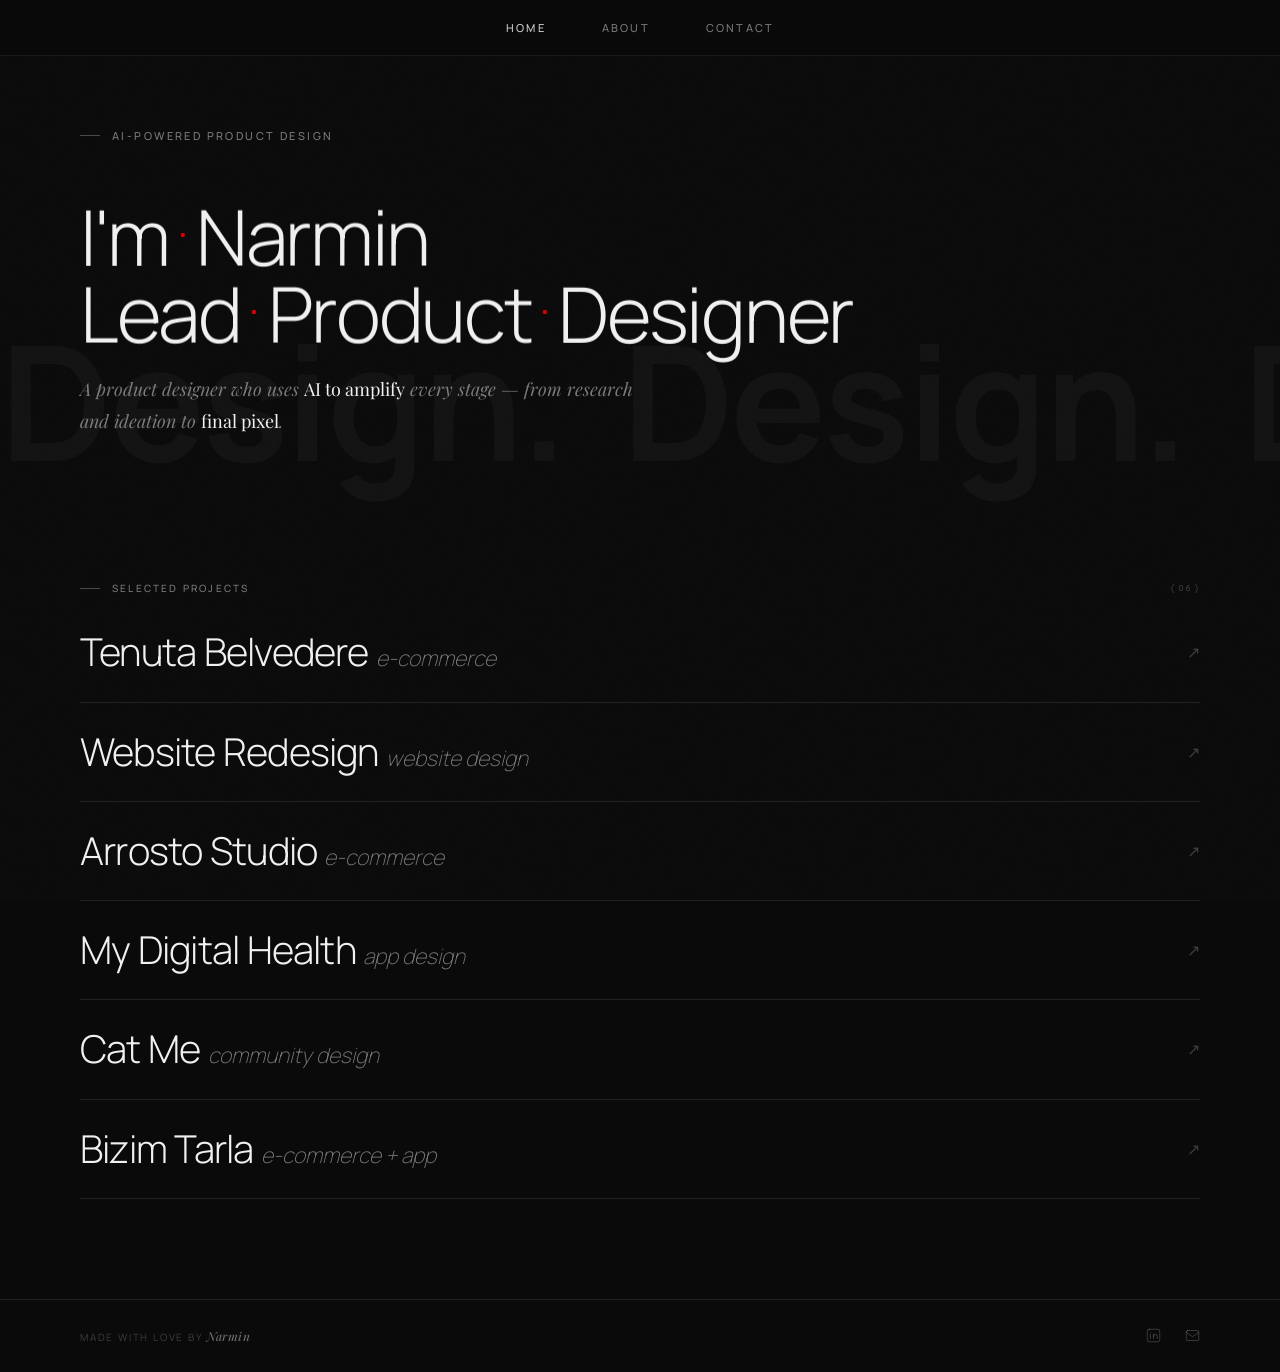
<file: index.html>
<!DOCTYPE html>
<html lang="en">
<head>
  <meta charset="UTF-8" />
  <meta name="viewport" content="width=device-width, initial-scale=1.0" />
  <title>Narmin — Lead Product Designer</title>

  <link rel="preconnect" href="https://fonts.googleapis.com" />
  <link rel="preconnect" href="https://fonts.gstatic.com" crossorigin />
  <link href="https://fonts.googleapis.com/css2?family=Manrope:wght@200;300;400;500;600&family=Playfair+Display:ital,wght@0,400;0,700;1,400&family=Courier+Prime:ital@0;1&display=swap" rel="stylesheet" />

  <link rel="stylesheet" href="css/global.css" />
  <link rel="stylesheet" href="css/index.css" />
</head>
<body>

  <div class="noise"></div>
  <div id="cur-ring"></div>
  <div id="nav-mount"></div>

  <div class="page">

    <!-- ══ HERO ══════════════════════════════════ -->
    <main class="main">
      <div class="marquee-wrap" aria-hidden="true">
        <div class="marquee-inner">
          <span>Design.</span><span>Design.</span><span>Design.</span>
          <span>Design.</span><span>Design.</span><span>Design.</span>
        </div>
      </div>

      <div class="hello-tag">AI-Powered Product Design</div>

      <h1 class="headline">
        <div class="hl-stack">
          <div class="hl-row">
            <span class="hl-word" data-text="I'm">I'm</span>
            <span class="hl-sep">·</span>
            <span class="hl-word" data-text="Narmin">Narmin</span>
          </div>
          <div class="hl-row">
            <span class="hl-word" data-text="Lead">Lead</span>
            <span class="hl-sep">·</span>
            <span class="hl-word" data-text="Product">Product</span>
            <span class="hl-sep">·</span>
            <span class="hl-word" data-text="Designer">Designer</span>
          </div>
        </div>
      </h1>

      <div class="hero-body">
        <p>A product designer who uses <em>AI to amplify</em> every stage — from research and ideation to <em>final pixel</em>.</p>
      </div>
    </main>


    <!-- ══ PROJECTS ═══════════════════════════════ -->
    <section class="projects-section">

      <div class="section-header">
        <div class="section-label">Selected Projects</div>
        <div class="section-count">(06)</div>
      </div>

      <a href="https://tenuta-belvedere-manaro.myshopify.com/pages/chi-siamo"
         target="_blank" rel="noopener noreferrer" class="project-row">
        <div class="proj-name">Tenuta Belvedere <span class="proj-italic">e-commerce</span></div>
        <div class="proj-arrow">↗</div>
      </a>

      <a href="website-redesign.html" class="project-row">
        <div class="proj-name">Website Redesign <span class="proj-italic">website design</span></div>
        <div class="proj-arrow">↗</div>
      </a>

      <a href="https://arrostostudio.com"
         target="_blank" rel="noopener noreferrer" class="project-row">
        <div class="proj-name">Arrosto Studio <span class="proj-italic">e-commerce</span></div>
        <div class="proj-arrow">↗</div>
      </a>

      <a href="my-digital-health.html" class="project-row">
        <div class="proj-name">My Digital Health <span class="proj-italic">app design</span></div>
        <div class="proj-arrow">↗</div>
      </a>

      <a href="cat-me.html" class="project-row">
        <div class="proj-name">Cat Me <span class="proj-italic">community design</span></div>
        <div class="proj-arrow">↗</div>
      </a>

      <a href="bizim-tarla.html" class="project-row">
        <div class="proj-name">Bizim Tarla <span class="proj-italic">e-commerce + app</span></div>
        <div class="proj-arrow">↗</div>
      </a>

    </section>

  </div>

  <div id="footer-mount"></div>

  <script src="js/global.js"></script>
  <script src="js/index.js"></script>

</body>
</html>
</file>
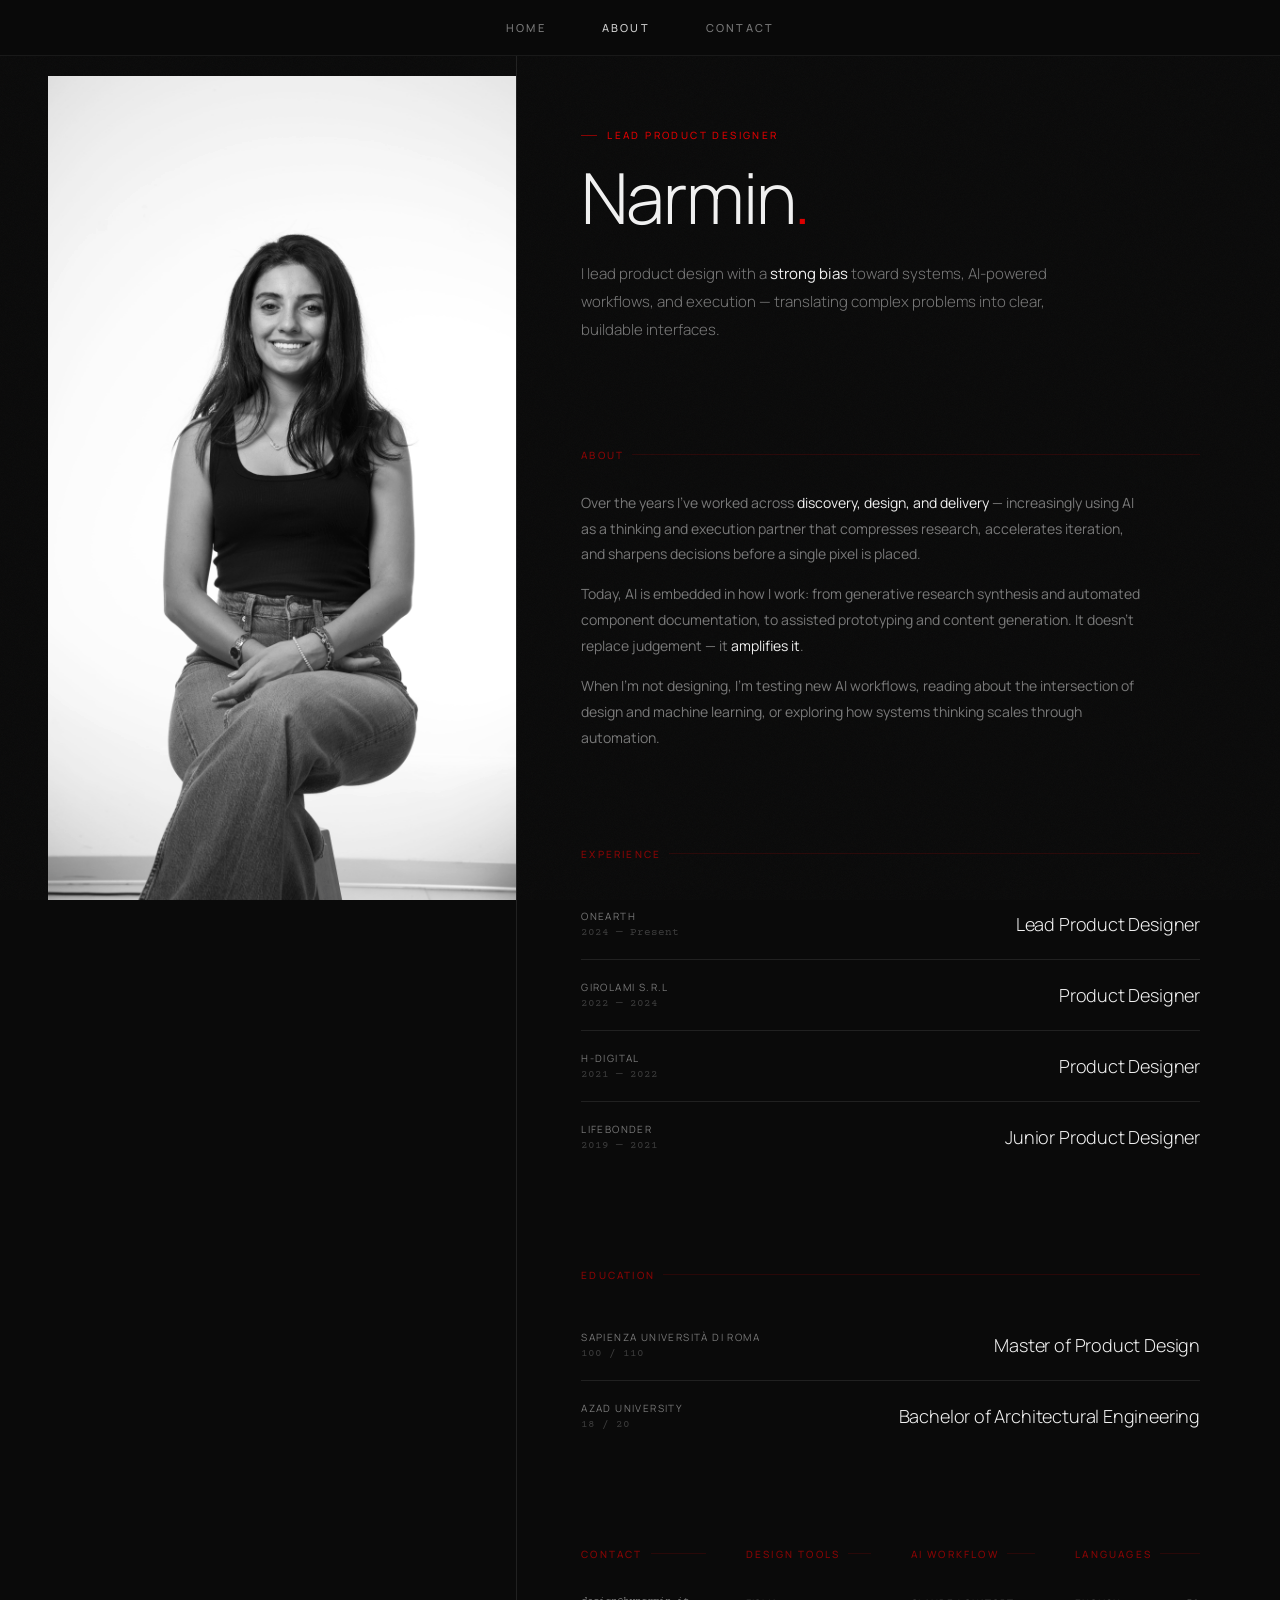
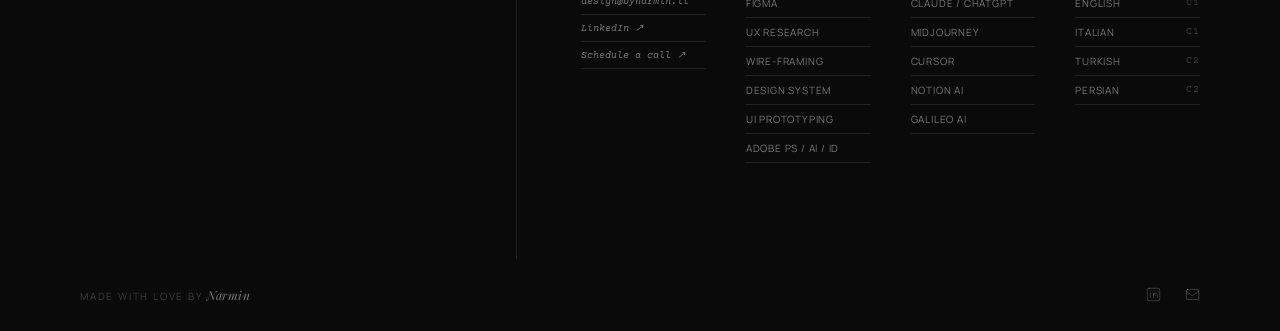
<file: about.html>
<!DOCTYPE html>
<html lang="en">
<head>
  <meta charset="UTF-8" />
  <meta name="viewport" content="width=device-width, initial-scale=1.0" />
  <title>Narmin — About</title>

  <link rel="preconnect" href="https://fonts.googleapis.com" />
  <link rel="preconnect" href="https://fonts.gstatic.com" crossorigin />
  <link href="https://fonts.googleapis.com/css2?family=Manrope:wght@200;300;400;500;600&family=DM+Sans:ital,wght@0,300;0,400;0,500;1,300&family=Playfair+Display:ital,wght@0,400;0,700;1,400&family=Courier+Prime:ital@0;1&display=swap" rel="stylesheet" />

  <link rel="stylesheet" href="css/global.css" />
  <link rel="stylesheet" href="css/about.css" />
</head>
<body>

  <div class="noise"></div>
  <div id="cur-ring"></div>
  <div id="nav-mount"></div>

  <div class="page">
    <div class="about-layout">

      <!-- ══ LEFT — sticky portrait ══════════════ -->
      <div class="about-left">
        <div class="portrait-fill">
          <img src="assets/portrait.jpg" alt="Narmin" class="portrait-img" />
        </div>
      </div>

      <!-- ══ RIGHT — all content ═════════════════ -->
      <div class="about-right">

        <!-- Title + intro -->
        <div class="ar-title-block">
          <div class="ar-eyebrow">Lead Product Designer</div>
          <h1 class="ar-title">Narmin<span class="ar-dot">.</span></h1>
          <p class="ar-intro">
            I lead product design with a <em>strong bias</em> toward systems,
            AI-powered workflows, and execution — translating complex problems
            into clear, buildable interfaces.
          </p>
        </div>

        <!-- About / Bio -->
        <div class="ar-section">
          <div class="ar-label">About</div>
          <div class="ar-bio">
            <p>Over the years I've worked across <em>discovery, design, and delivery</em> — increasingly using AI as a thinking and execution partner that compresses research, accelerates iteration, and sharpens decisions before a single pixel is placed.</p>
            <p>Today, AI is embedded in how I work: from generative research synthesis and automated component documentation, to assisted prototyping and content generation. It doesn't replace judgement — it <em>amplifies it</em>.</p>
            <p>When I'm not designing, I'm testing new AI workflows, reading about the intersection of design and machine learning, or exploring how systems thinking scales through automation.</p>
          </div>
        </div>

        <!-- Experience -->
        <div class="ar-section">
          <div class="ar-label">Experience</div>
          <div class="ar-exp-list">
            <div class="ar-exp-item">
              <div class="ar-exp-meta">
                <div class="ar-exp-company">ONEarth</div>
                <div class="ar-exp-period">2024 — Present</div>
              </div>
              <div class="ar-exp-role">Lead Product Designer</div>
            </div>
            <div class="ar-exp-item">
              <div class="ar-exp-meta">
                <div class="ar-exp-company">Girolami s.r.l</div>
                <div class="ar-exp-period">2022 — 2024</div>
              </div>
              <div class="ar-exp-role">Product Designer</div>
            </div>
            <div class="ar-exp-item">
              <div class="ar-exp-meta">
                <div class="ar-exp-company">H-Digital</div>
                <div class="ar-exp-period">2021 — 2022</div>
              </div>
              <div class="ar-exp-role">Product Designer</div>
            </div>
            <div class="ar-exp-item">
              <div class="ar-exp-meta">
                <div class="ar-exp-company">Lifebonder</div>
                <div class="ar-exp-period">2019 — 2021</div>
              </div>
              <div class="ar-exp-role">Junior Product Designer</div>
            </div>
          </div>
        </div>

        <!-- Education -->
        <div class="ar-section">
          <div class="ar-label">Education</div>
          <div class="ar-edu-list">
            <div class="ar-edu-item">
              <div class="ar-edu-meta">
                <div class="ar-edu-school">Sapienza Università di Roma</div>
                <div class="ar-edu-gpa">100 / 110</div>
              </div>
              <div class="ar-edu-degree">Master of Product Design</div>
            </div>
            <div class="ar-edu-item">
              <div class="ar-edu-meta">
                <div class="ar-edu-school">Azad University</div>
                <div class="ar-edu-gpa">18 / 20</div>
              </div>
              <div class="ar-edu-degree">Bachelor of Architectural Engineering</div>
            </div>
          </div>
        </div>

        <!-- Bottom 4-col grid -->
        <div class="ar-bottom">

          <div class="ar-bottom-col">
            <div class="ar-label">Contact</div>
            <a href="mailto:design@bynarmin.it" class="ar-link">design@bynarmin.it</a>
            <a href="https://www.linkedin.com/in/narmin-ahmadzadeh/" target="_blank" rel="noopener noreferrer" class="ar-link">LinkedIn ↗</a>
            <a href="https://calendly.com/ahz-nrm" target="_blank" rel="noopener noreferrer" class="ar-link">Schedule a call ↗</a>
          </div>

          <div class="ar-bottom-col">
            <div class="ar-label">Design tools</div>
            <div class="ar-list-item">Figma</div>
            <div class="ar-list-item">UX Research</div>
            <div class="ar-list-item">Wire-Framing</div>
            <div class="ar-list-item">Design System</div>
            <div class="ar-list-item">UI Prototyping</div>
            <div class="ar-list-item">Adobe Ps / Ai / Id</div>
          </div>

          <div class="ar-bottom-col">
            <div class="ar-label">AI workflow</div>
            <div class="ar-list-item">Claude / ChatGPT</div>
            <div class="ar-list-item">Midjourney</div>
            <div class="ar-list-item">Cursor</div>
            <div class="ar-list-item">Notion AI</div>
            <div class="ar-list-item">Galileo AI</div>
          </div>

          <div class="ar-bottom-col">
            <div class="ar-label">Languages</div>
            <div class="ar-lang-row"><span>English</span><span class="ar-lang-level">C1</span></div>
            <div class="ar-lang-row"><span>Italian</span><span class="ar-lang-level">C1</span></div>
            <div class="ar-lang-row"><span>Turkish</span><span class="ar-lang-level">C2</span></div>
            <div class="ar-lang-row"><span>Persian</span><span class="ar-lang-level">C2</span></div>
          </div>

        </div><!-- /.ar-bottom -->

      </div><!-- /.about-right -->
    </div><!-- /.about-layout -->
  </div><!-- /.page -->

  <div id="footer-mount"></div>

  <script src="js/global.js"></script>
  <script src="js/about.js"></script>

</body>
</html>
</file>
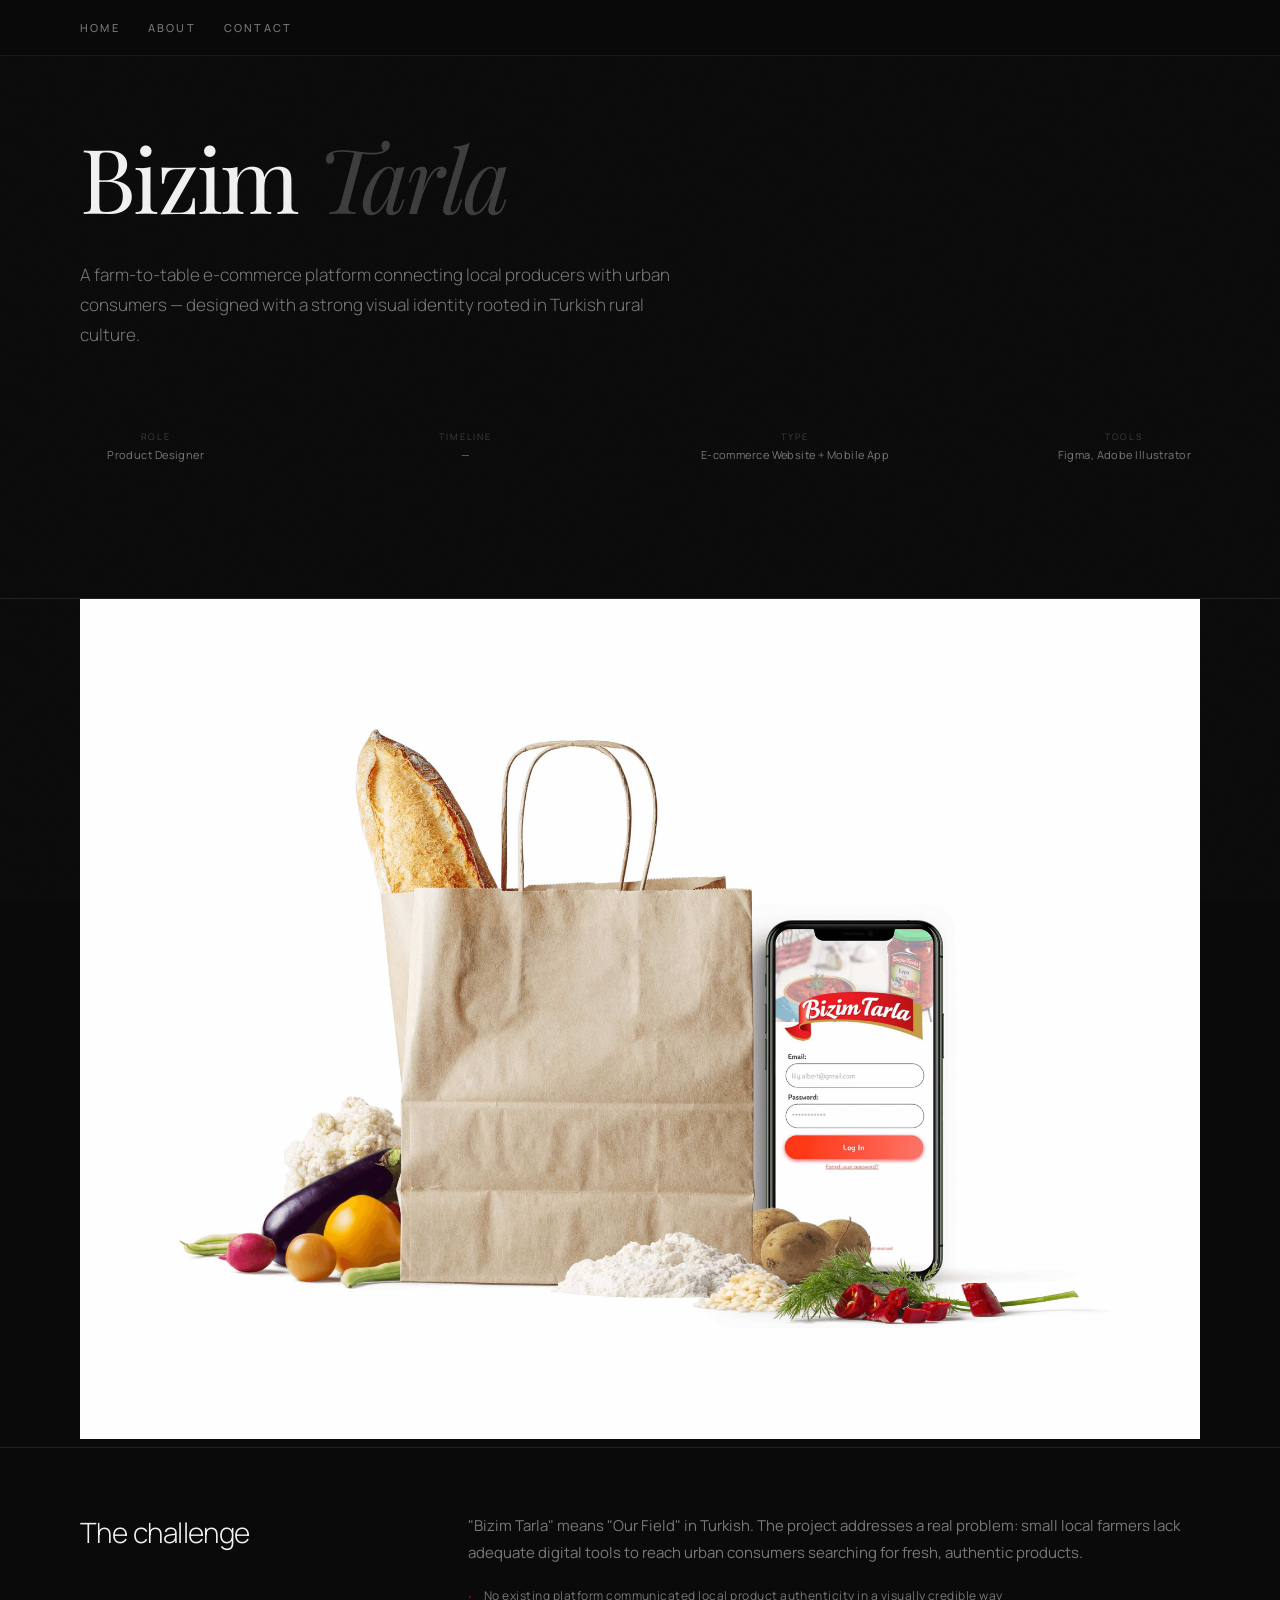
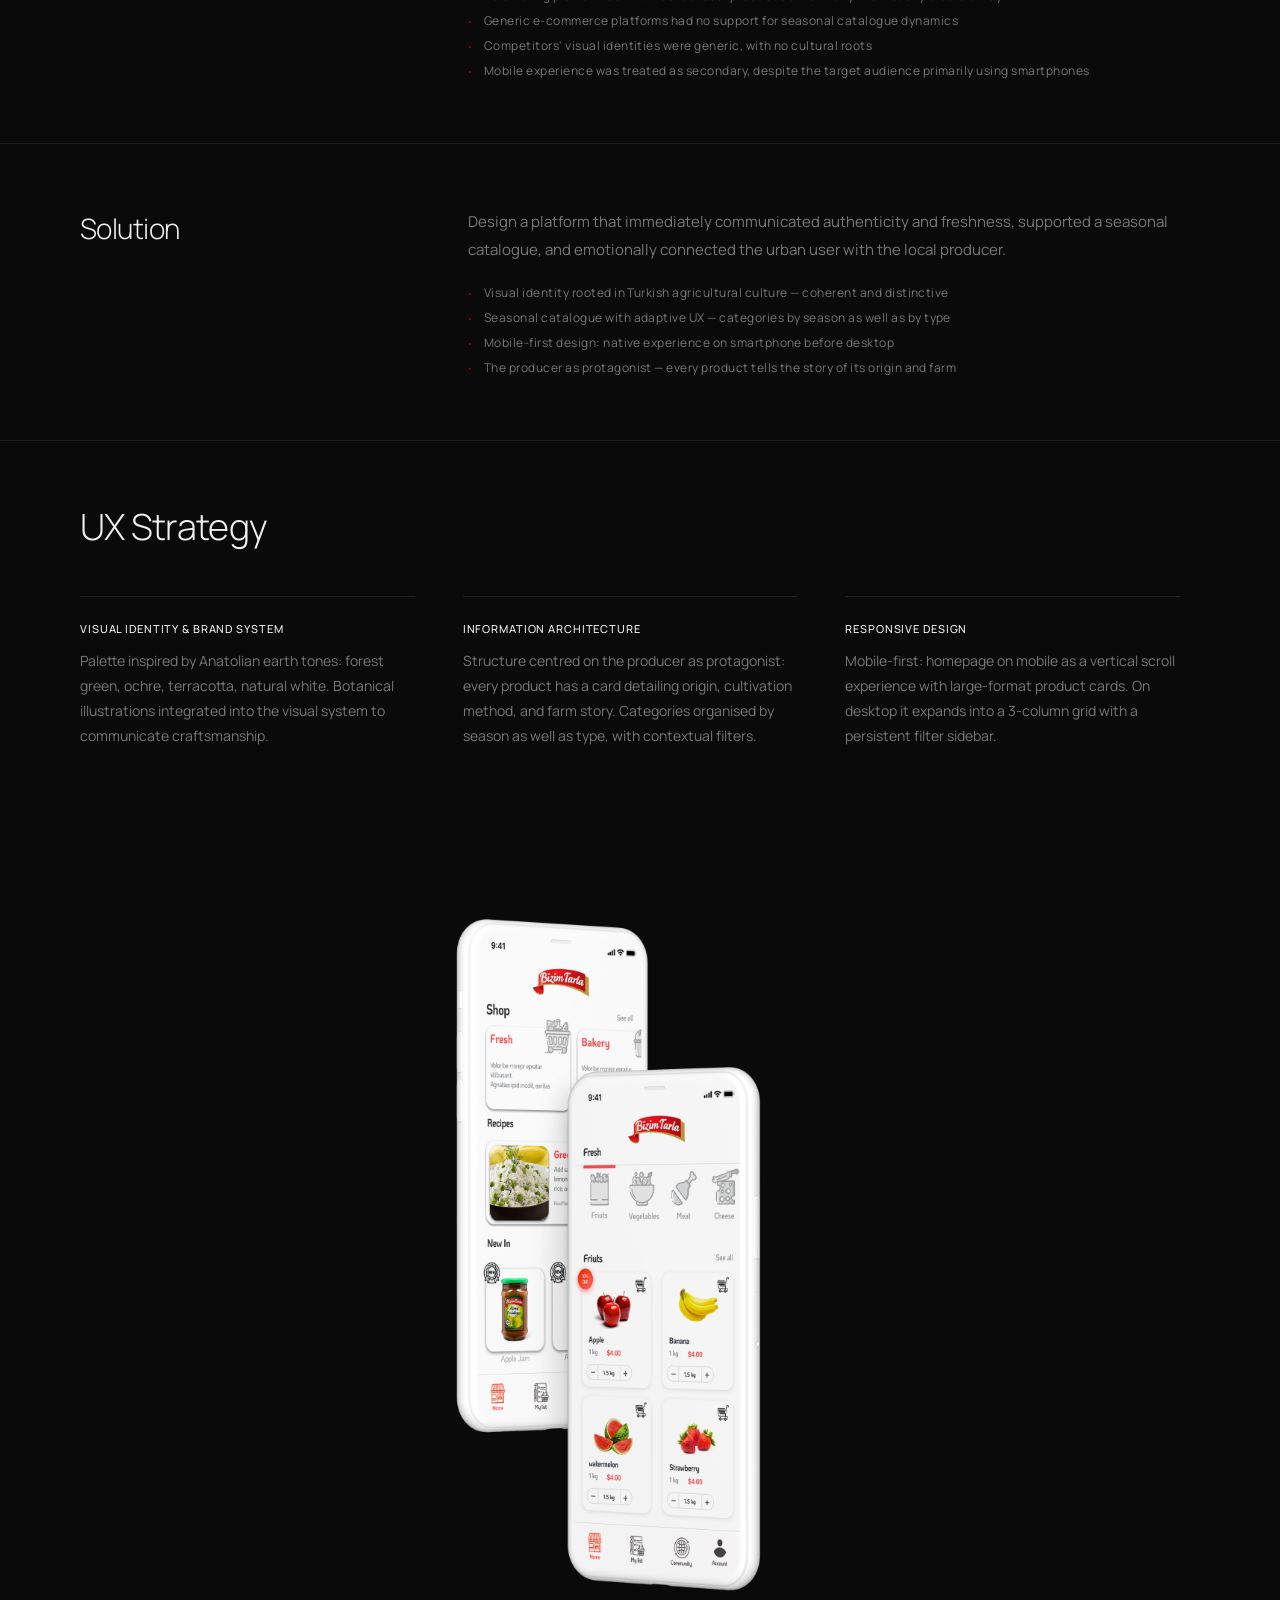
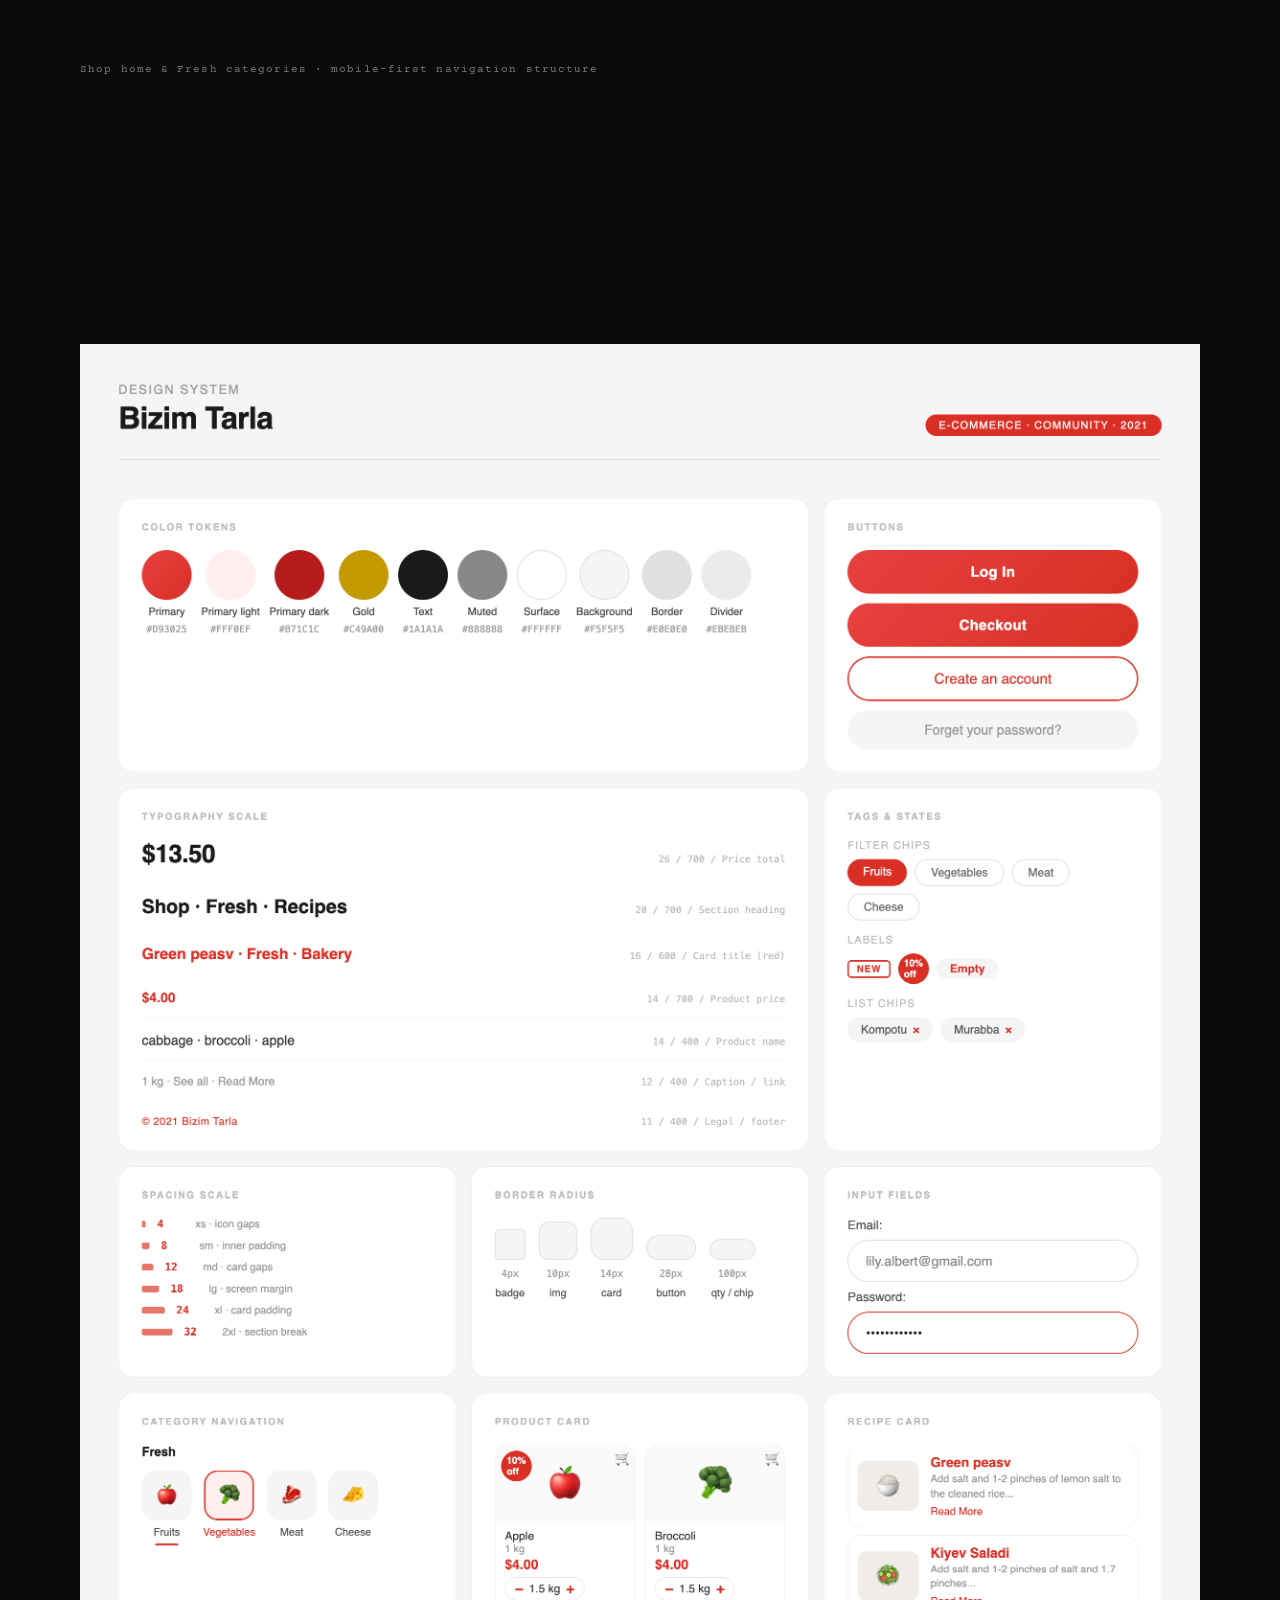
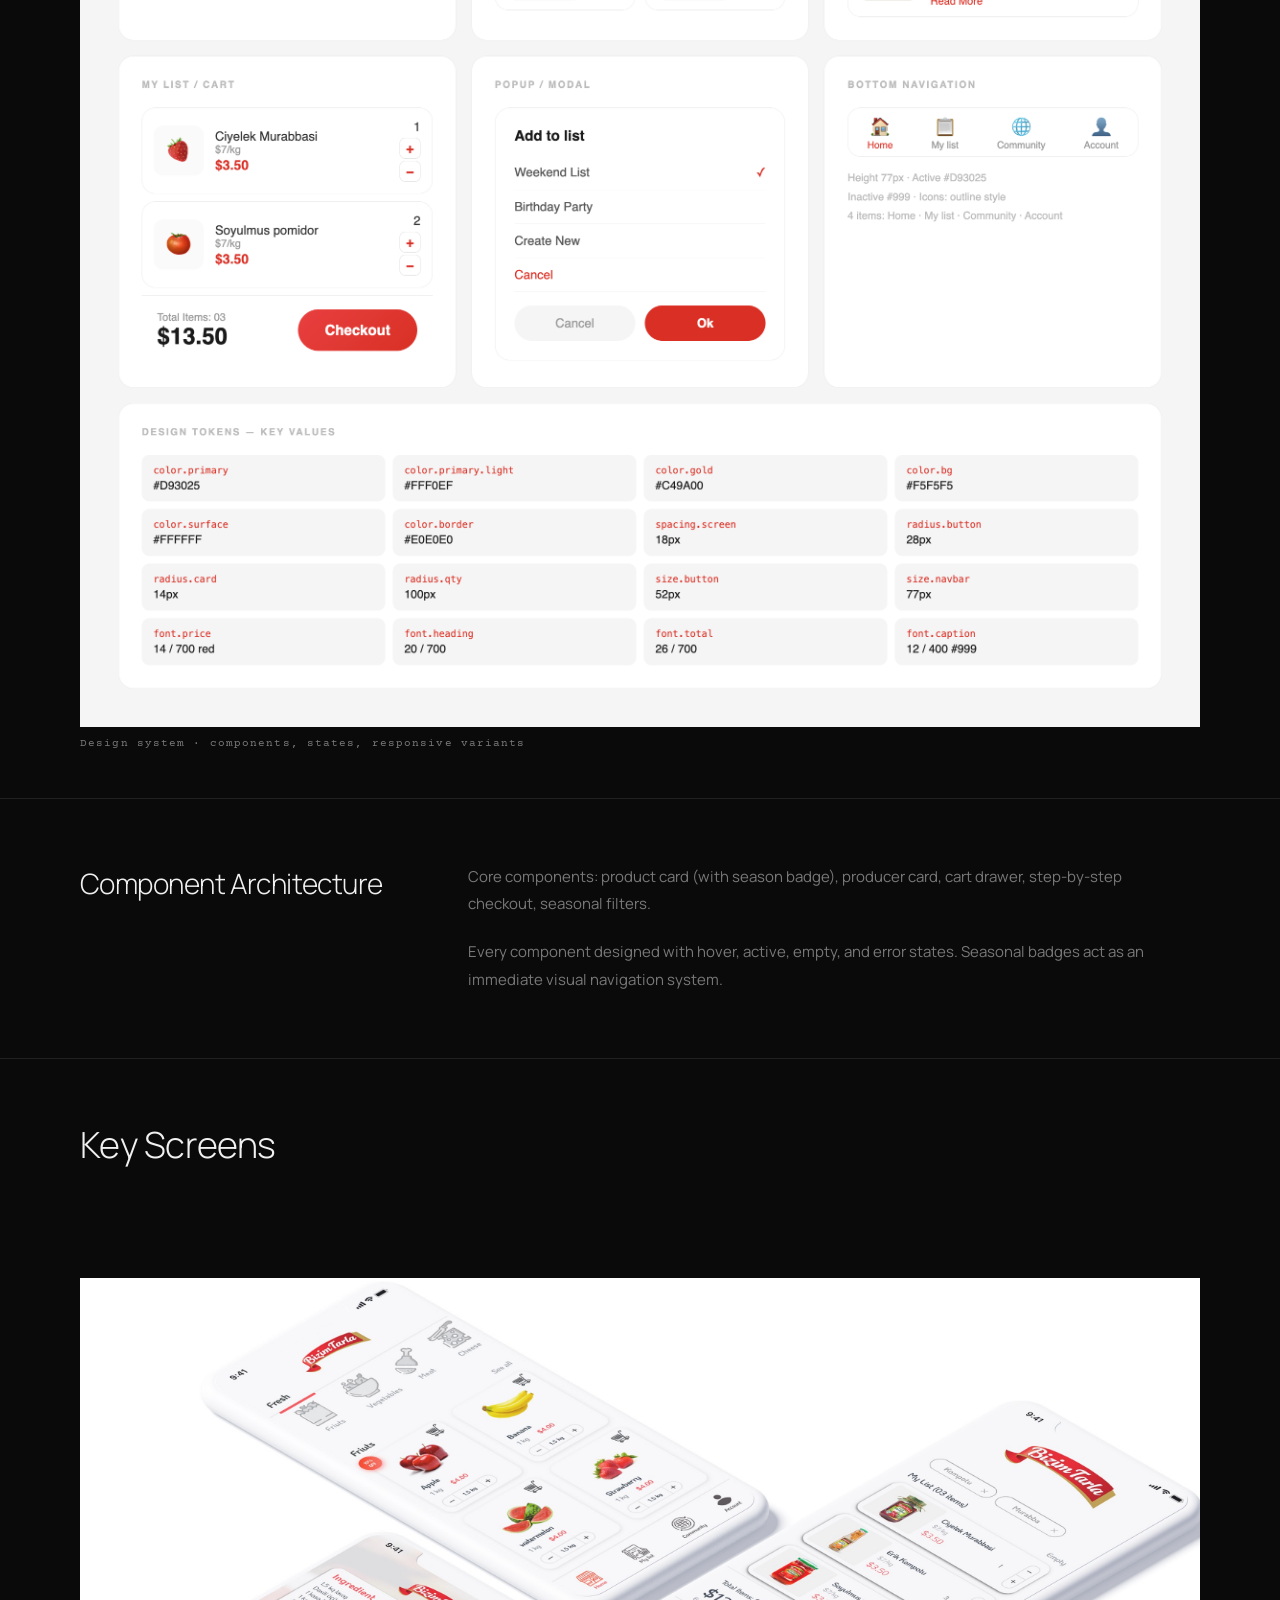
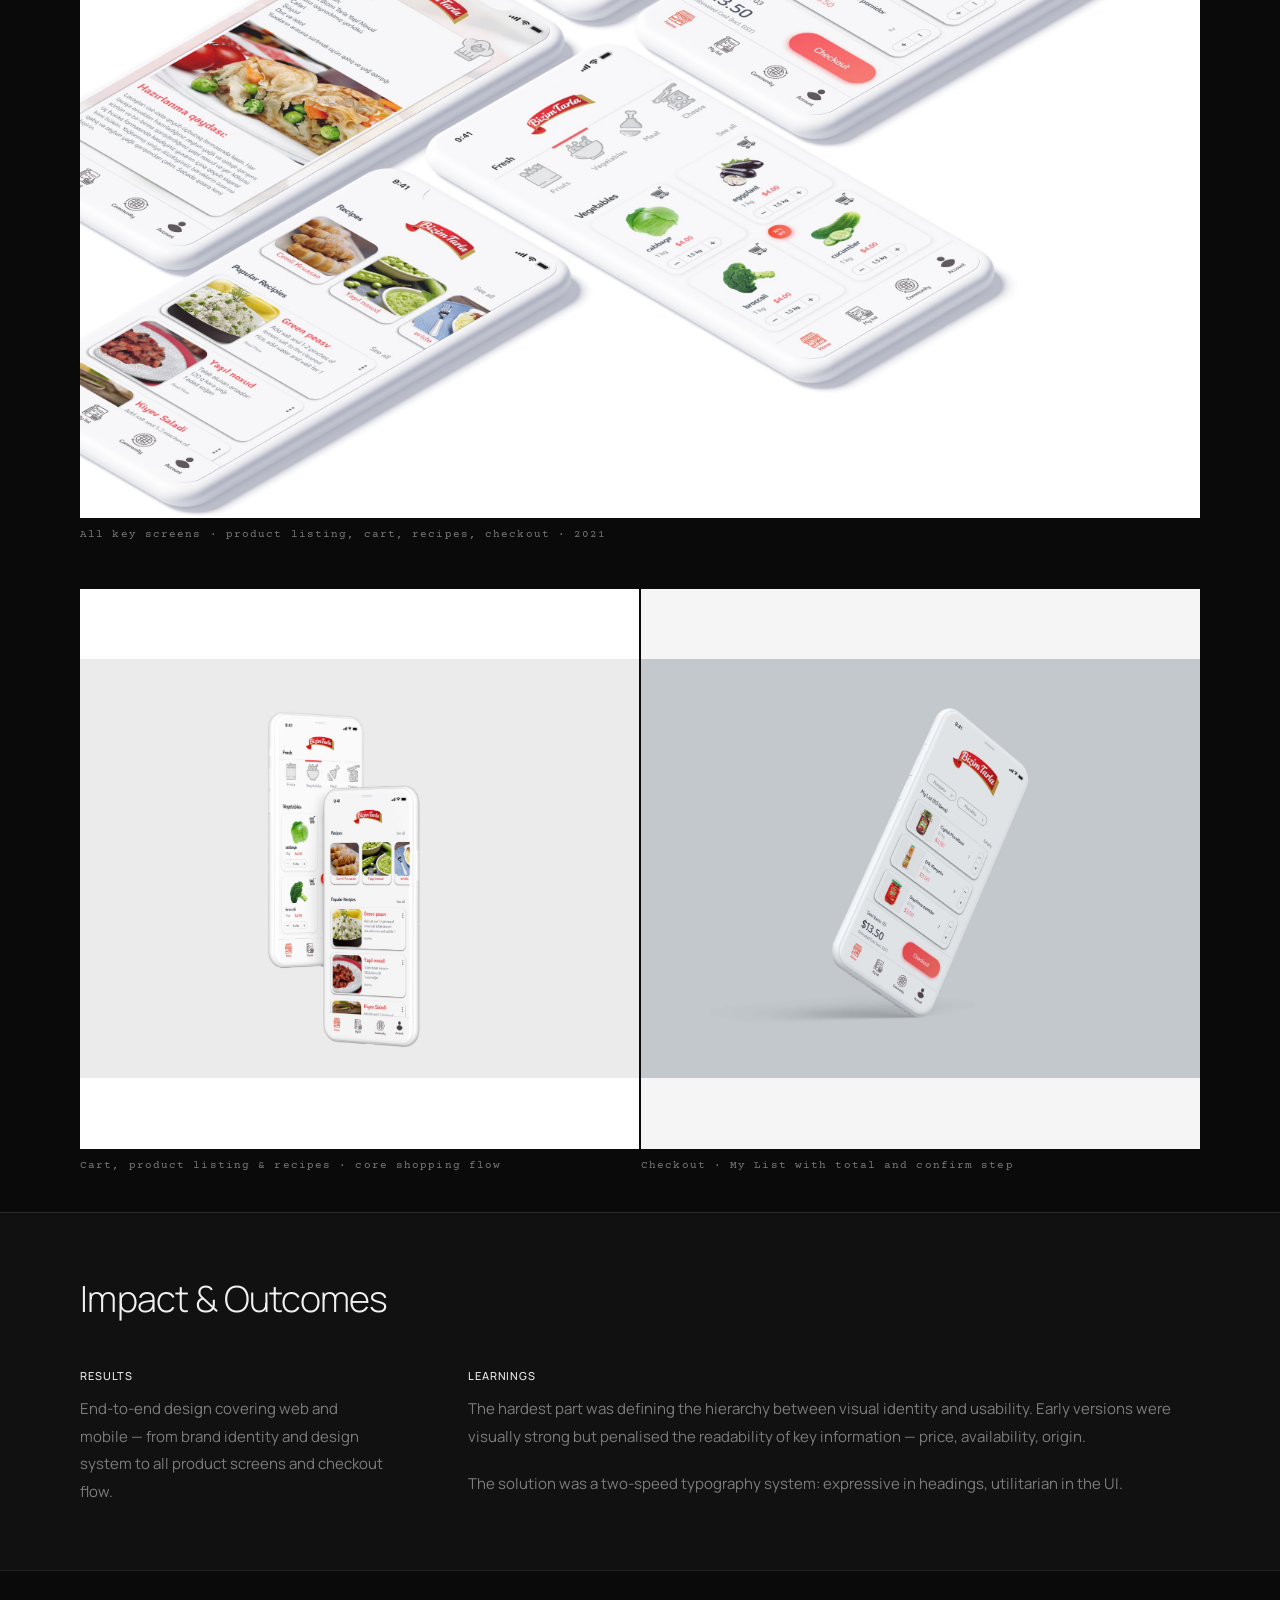
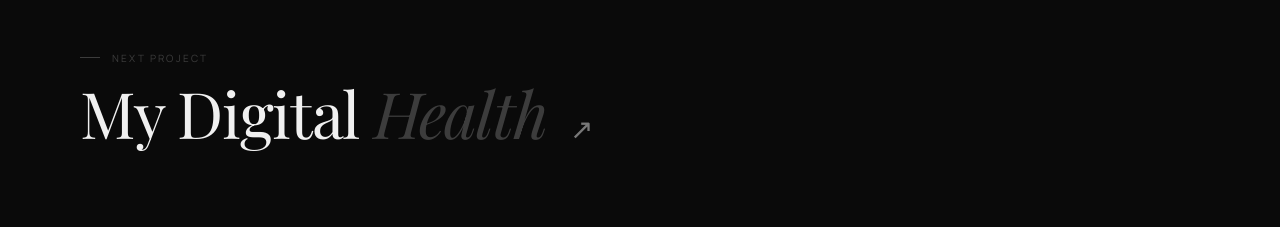
<file: bizim-tarla.html>
<!DOCTYPE html>
<html lang="en">
<head>
  <meta charset="UTF-8" />
  <meta name="viewport" content="width=device-width, initial-scale=1.0" />
  <title>Narmin — Bizim Tarla</title>

  <link rel="preconnect" href="https://fonts.googleapis.com" />
  <link rel="preconnect" href="https://fonts.gstatic.com" crossorigin />
  <link href="https://fonts.googleapis.com/css2?family=Manrope:wght@200;300;400;500;600&family=Playfair+Display:ital,wght@0,400;0,700;1,400&family=Courier+Prime:ital@0;1&display=swap" rel="stylesheet" />

  <link rel="stylesheet" href="css/global.css" />
  <link rel="stylesheet" href="css/work.css" />
</head>
<body class="work-page">

  <div class="noise"></div>
  <div id="cur-ring"></div>
  <div id="nav-mount"></div>

  <div class="page">

    <!-- HERO -->
    <header class="work-hero">
      <div class="work-hero-inner">

        <div class="work-hero-title-wrap">
          <h1 class="work-title">Bizim <em>Tarla</em></h1>
          <p class="work-subtitle">A farm-to-table e-commerce platform connecting local producers with urban consumers — designed with a strong visual identity rooted in Turkish rural culture.</p>
        </div>

        <div class="work-meta-top">
          <div class="work-meta-item">
            <span class="work-meta-label">Role</span>
            <span class="work-meta-value">Product Designer</span>
          </div>
          <div class="work-meta-item">
            <span class="work-meta-label">Timeline</span>
            <span class="work-meta-value">—</span>
          </div>
          <div class="work-meta-item">
            <span class="work-meta-label">Type</span>
            <span class="work-meta-value">E-commerce Website + Mobile App</span>
          </div>
          <div class="work-meta-item">
            <span class="work-meta-label">Tools</span>
            <span class="work-meta-value">Figma, Adobe Illustrator</span>
          </div>
        </div>

      </div>
    </header>

    <!-- COVER IMAGE -->
    <div class="work-img-full work-img-full--padded">
      <img
        src="assets/01.jpg"
        alt="Bizim Tarla — Farm-to-table app with fresh local produce"
        style="width:100%;height:auto;aspect-ratio:unset;object-fit:unset;"
      />
    </div>

    <!-- THE CHALLENGE -->
    <section class="work-section">
      <div class="work-section-inner work-two-col">
        <div class="work-col-label">
          <h2 class="work-section-title">The challenge</h2>
        </div>
        <div class="work-col-body">
          <p class="work-body-text">"Bizim Tarla" means "Our Field" in Turkish. The project addresses a real problem: small local farmers lack adequate digital tools to reach urban consumers searching for fresh, authentic products.</p>
          <ul class="work-list">
            <li>No existing platform communicated local product authenticity in a visually credible way</li>
            <li>Generic e-commerce platforms had no support for seasonal catalogue dynamics</li>
            <li>Competitors' visual identities were generic, with no cultural roots</li>
            <li>Mobile experience was treated as secondary, despite the target audience primarily using smartphones</li>
          </ul>
        </div>
      </div>
    </section>

    <!-- SOLUTION -->
    <section class="work-section">
      <div class="work-section-inner work-two-col">
        <div class="work-col-label">
          <h2 class="work-section-title">Solution</h2>
        </div>
        <div class="work-col-body">
          <p class="work-body-text">Design a platform that immediately communicated authenticity and freshness, supported a seasonal catalogue, and emotionally connected the urban user with the local producer.</p>
          <ul class="work-list">
            <li>Visual identity rooted in Turkish agricultural culture — coherent and distinctive</li>
            <li>Seasonal catalogue with adaptive UX — categories by season as well as by type</li>
            <li>Mobile-first design: native experience on smartphone before desktop</li>
            <li>The producer as protagonist — every product tells the story of its origin and farm</li>
          </ul>
        </div>
      </div>
    </section>

    <!-- UX STRATEGY -->
    <section class="work-section">
      <div class="work-section-inner">
        <h2 class="work-section-title work-section-title--full">UX Strategy</h2>
        <div class="work-three-col">
          <div class="work-strategy-card">
            <h3 class="work-card-title">Visual Identity &amp; Brand System</h3>
            <p class="work-card-text">Palette inspired by Anatolian earth tones: forest green, ochre, terracotta, natural white. Botanical illustrations integrated into the visual system to communicate craftsmanship.</p>
          </div>
          <div class="work-strategy-card">
            <h3 class="work-card-title">Information Architecture</h3>
            <p class="work-card-text">Structure centred on the producer as protagonist: every product has a card detailing origin, cultivation method, and farm story. Categories organised by season as well as type, with contextual filters.</p>
          </div>
          <div class="work-strategy-card">
            <h3 class="work-card-title">Responsive Design</h3>
            <p class="work-card-text">Mobile-first: homepage on mobile as a vertical scroll experience with large-format product cards. On desktop it expands into a 3-column grid with a persistent filter sidebar.</p>
          </div>
        </div>
      </div>
    </section>

    <div class="work-img-full work-img-full--padded">
      <img src="assets/5.png" alt="Bizim Tarla — Shop home and Fresh categories screens" style="width:100%;height:auto;aspect-ratio:unset;object-fit:unset;" />
      <span class="img-caption">Shop home & Fresh categories · mobile-first navigation structure</span>
    </div>

    <!-- DESIGN SYSTEM -->
    <section class="work-section">
      <div class="work-section-inner">
        <h2 class="work-section-title work-section-title--full">Design System</h2>
      </div>
    </section>

    <div class="work-img-full work-img-full--padded">
      <img src="assets/bizim_tarla_design_system_real-html-05-08-2026_10_45_AM.png" alt="Bizim Tarla — Design system overview · components, states, responsive variants" style="width:100%;height:auto;aspect-ratio:unset;object-fit:unset;" />
      <span class="img-caption">Design system · components, states, responsive variants</span>
    </div>

    <section class="work-section">
      <div class="work-section-inner work-two-col">
        <div class="work-col-label">
          <h2 class="work-section-title">Component Architecture</h2>
        </div>
        <div class="work-col-body">
          <p class="work-body-text">Core components: product card (with season badge), producer card, cart drawer, step-by-step checkout, seasonal filters.</p>
          <p class="work-body-text">Every component designed with hover, active, empty, and error states. Seasonal badges act as an immediate visual navigation system.</p>
        </div>
      </div>
    </section>

    <!-- KEY SCREENS -->
    <section class="work-section">
      <div class="work-section-inner">
        <h2 class="work-section-title work-section-title--full">Key Screens</h2>
      </div>
    </section>

    <div class="work-img-full work-img-full--padded">
      <img src="assets/Isometric Scene_04.jpg" alt="Bizim Tarla — All key screens isometric overview" style="width:100%;height:auto;aspect-ratio:unset;object-fit:unset;" />
      <span class="img-caption">All key screens · product listing, cart, recipes, checkout · 2021</span>
    </div>

    <div class="work-img-grid">
      <div>
        <img src="assets/003.jpg" alt="Bizim Tarla — Cart, product listing and recipes screens" style="width:100%;height:560px;object-fit:contain;background:#fff;display:block;" />
        <span class="img-caption">Cart, product listing & recipes · core shopping flow</span>
      </div>
      <div>
        <img src="assets/001.jpg" alt="Bizim Tarla — Checkout screen with product list and total" style="width:100%;height:560px;object-fit:contain;background:#f5f5f5;display:block;" />
        <span class="img-caption">Checkout · My List with total and confirm step</span>
      </div>
    </div>

    <!-- IMPACT & OUTCOMES -->
    <section class="work-section work-section--accent">
      <div class="work-section-inner">
        <h2 class="work-section-title work-section-title--full">Impact &amp; Outcomes</h2>
        <div class="work-two-col work-two-col--mt">
          <div class="work-col-body">
            <h3 class="work-card-title">Results</h3>
            <p class="work-body-text">End-to-end design covering web and mobile — from brand identity and design system to all product screens and checkout flow.</p>
          </div>
          <div class="work-col-body">
            <h3 class="work-card-title">Learnings</h3>
            <p class="work-body-text">The hardest part was defining the hierarchy between visual identity and usability. Early versions were visually strong but penalised the readability of key information — price, availability, origin.</p>
            <p class="work-body-text">The solution was a two-speed typography system: expressive in headings, utilitarian in the UI.</p>
          </div>
        </div>
      </div>
    </section>

    <!-- NEXT PROJECT -->
    <div class="work-next">
      <span class="work-next-label">Next project</span>
      <a href="my-digital-health.html" class="work-next-link">
        <span class="work-next-name">My Digital <em>Health</em></span>
        <span class="work-next-arrow">↗</span>
      </a>
    </div>

  </div>

  <script src="js/global.js"></script>
  <script src="js/work.js"></script>

</body>
</html>
</file>
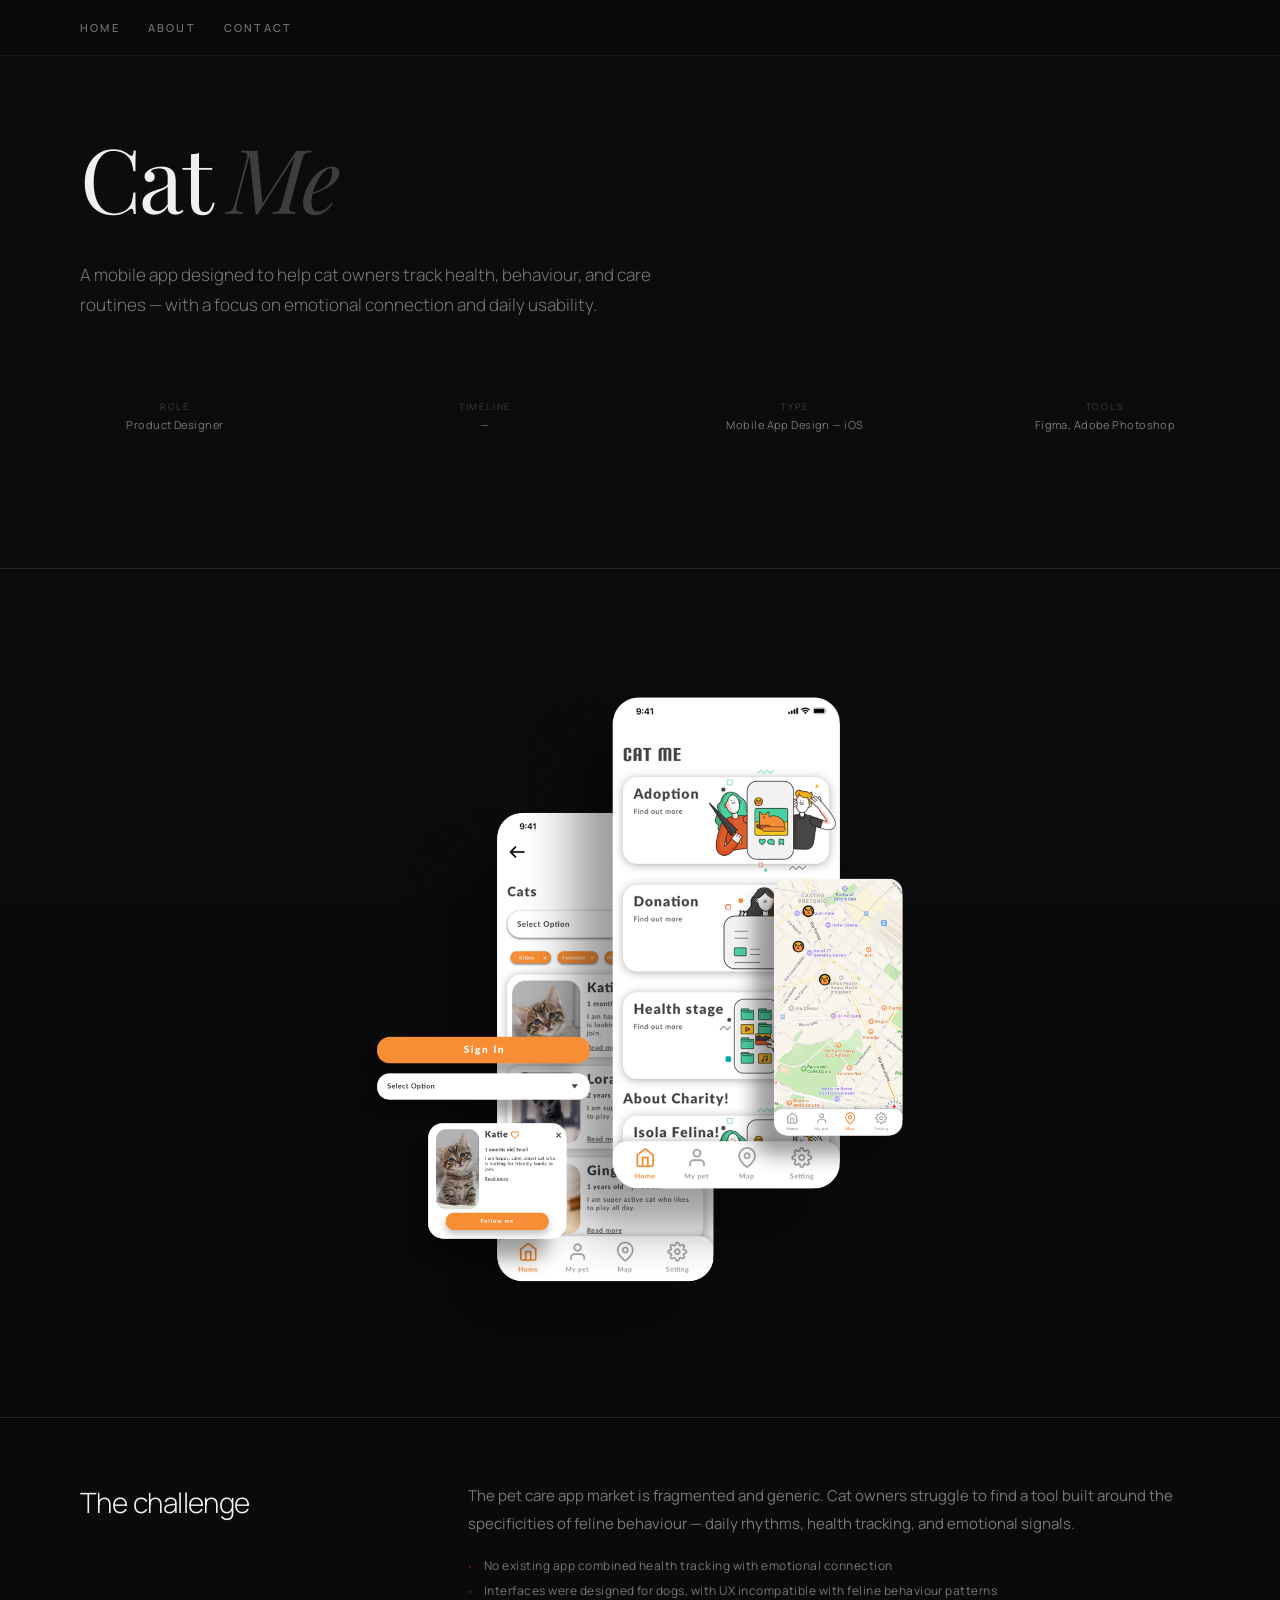
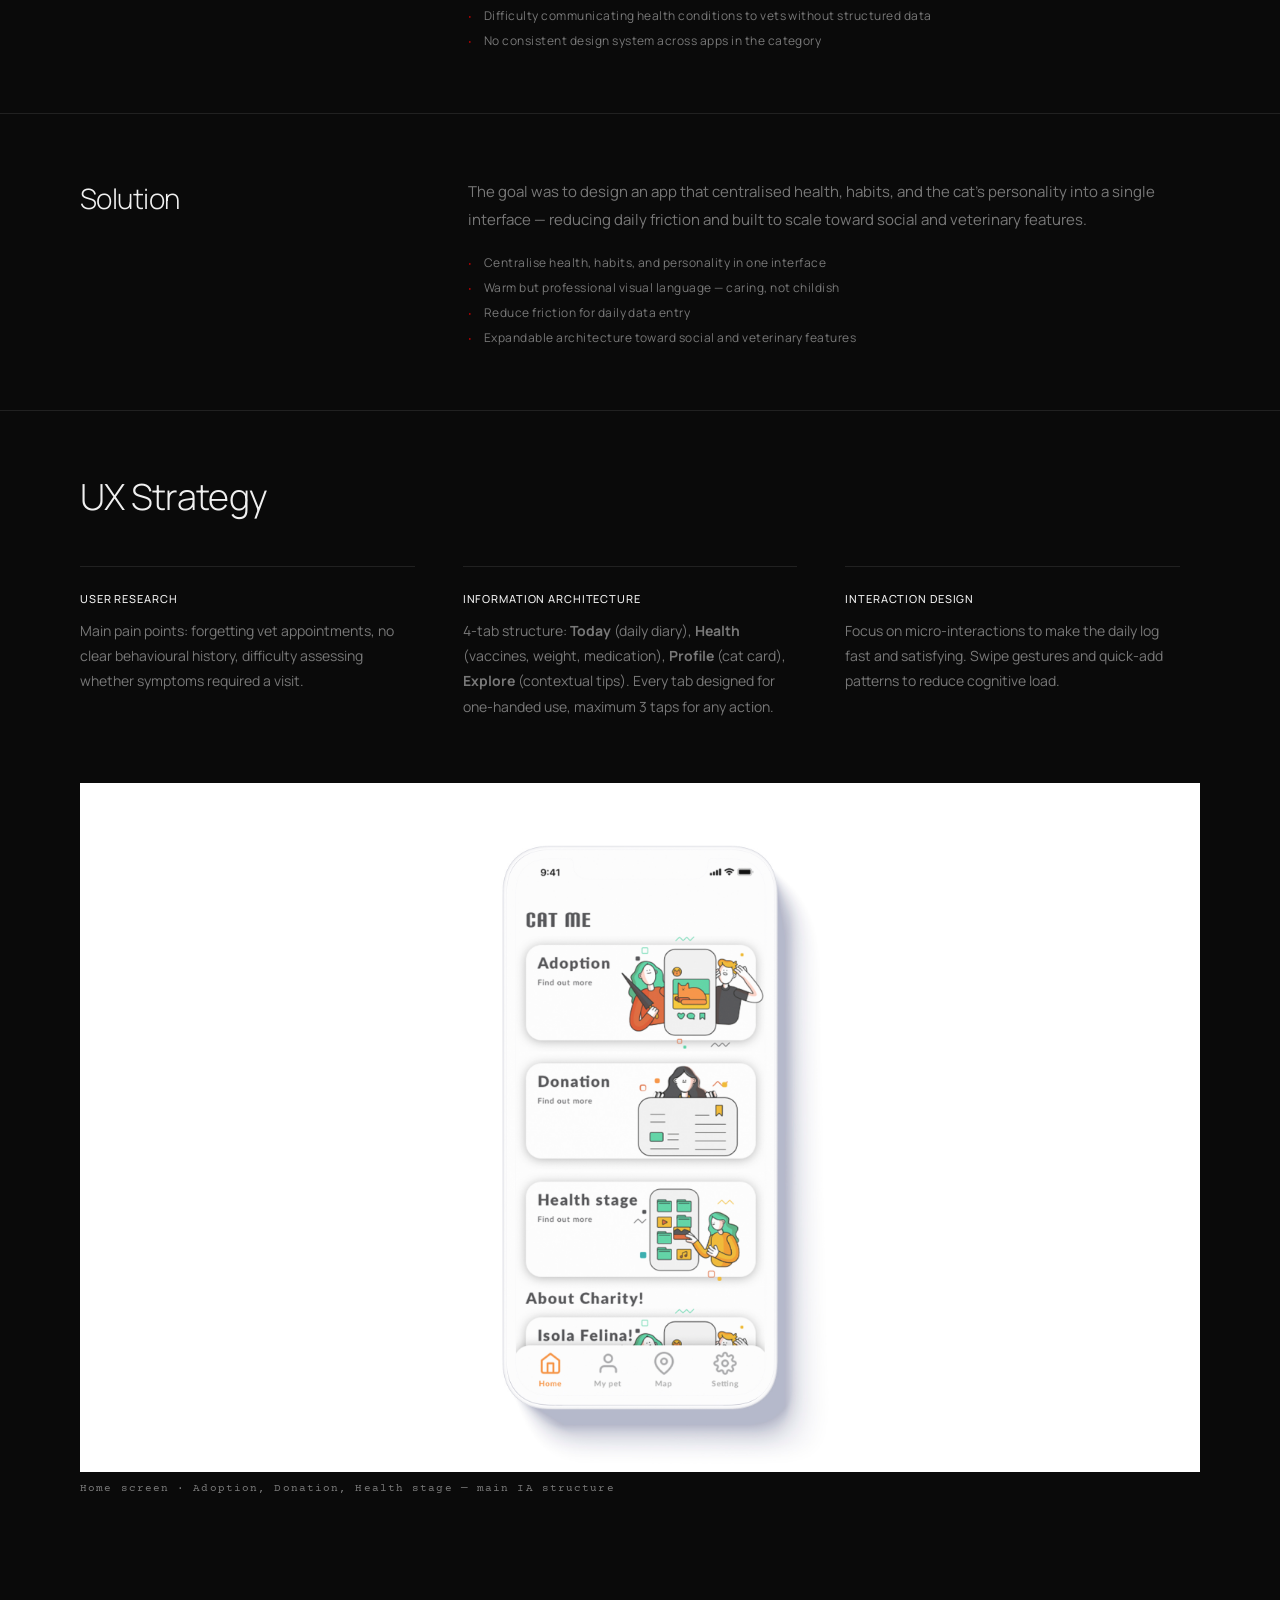
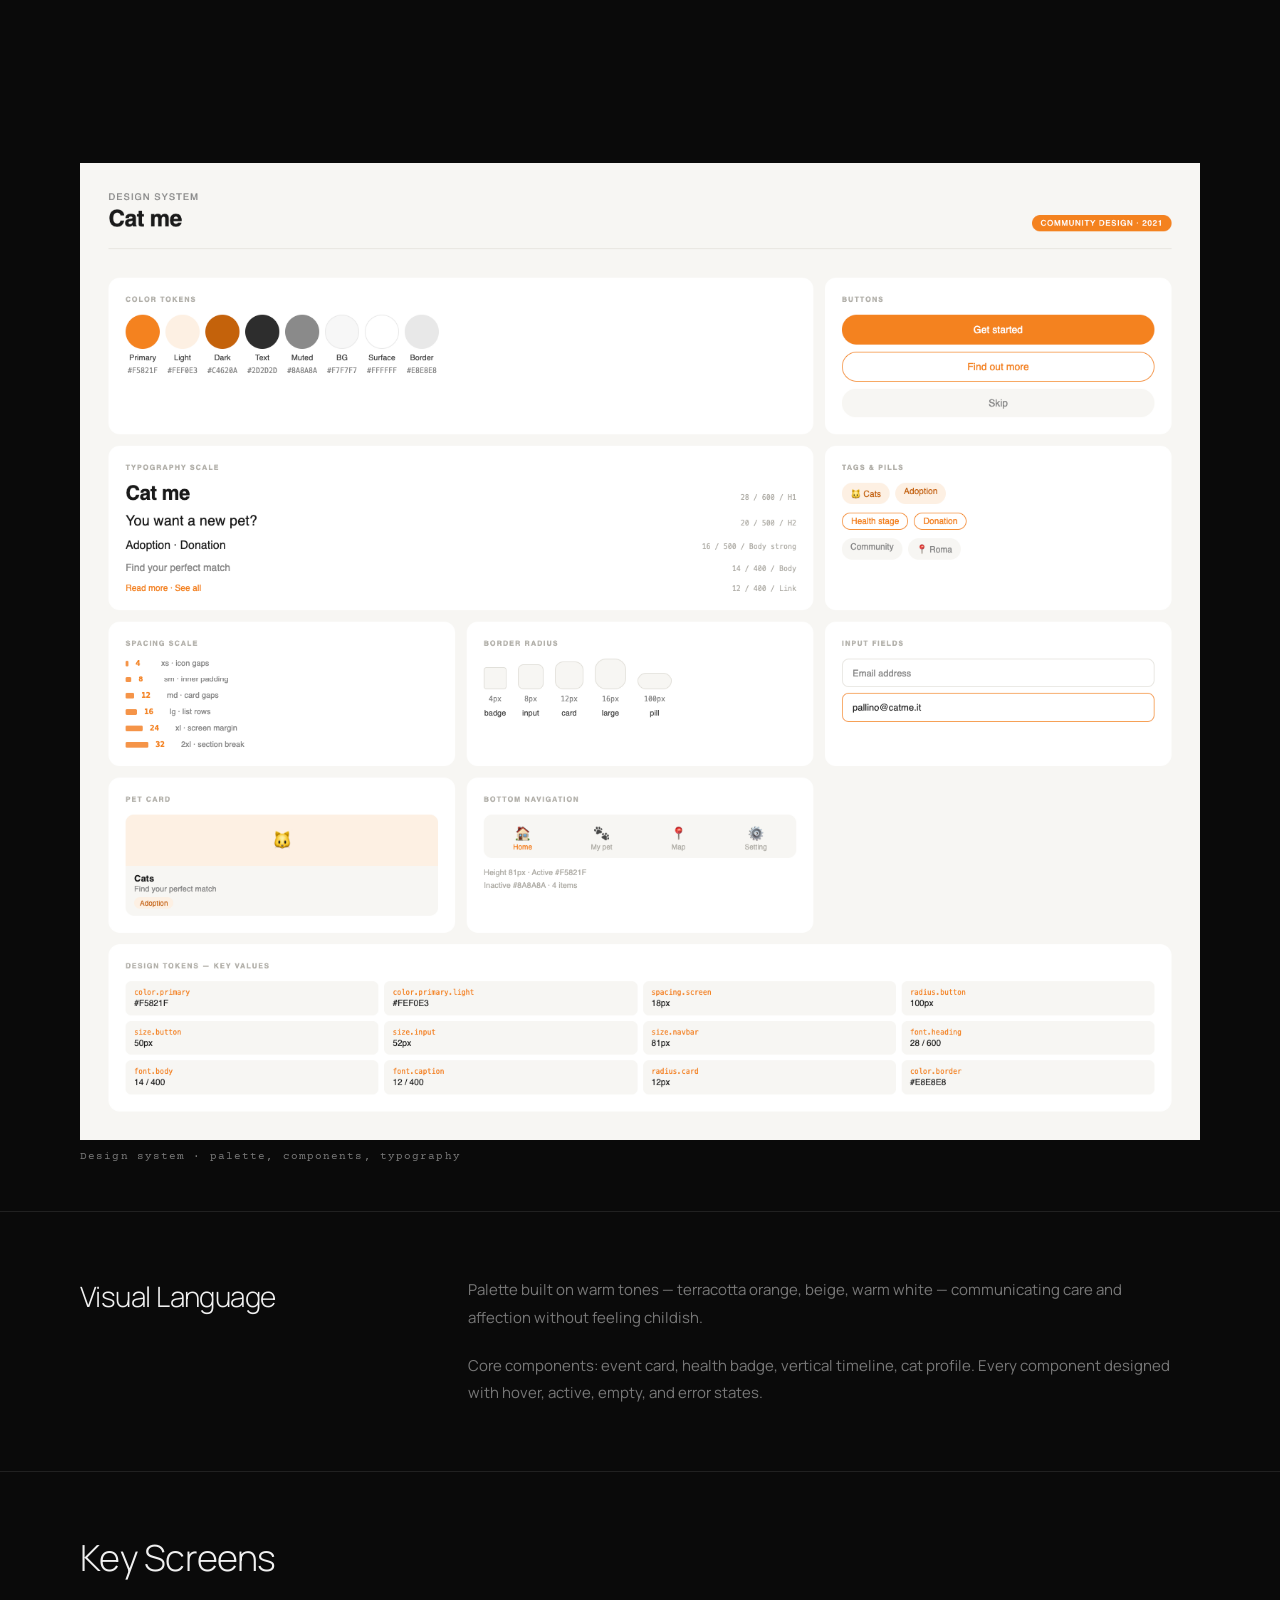
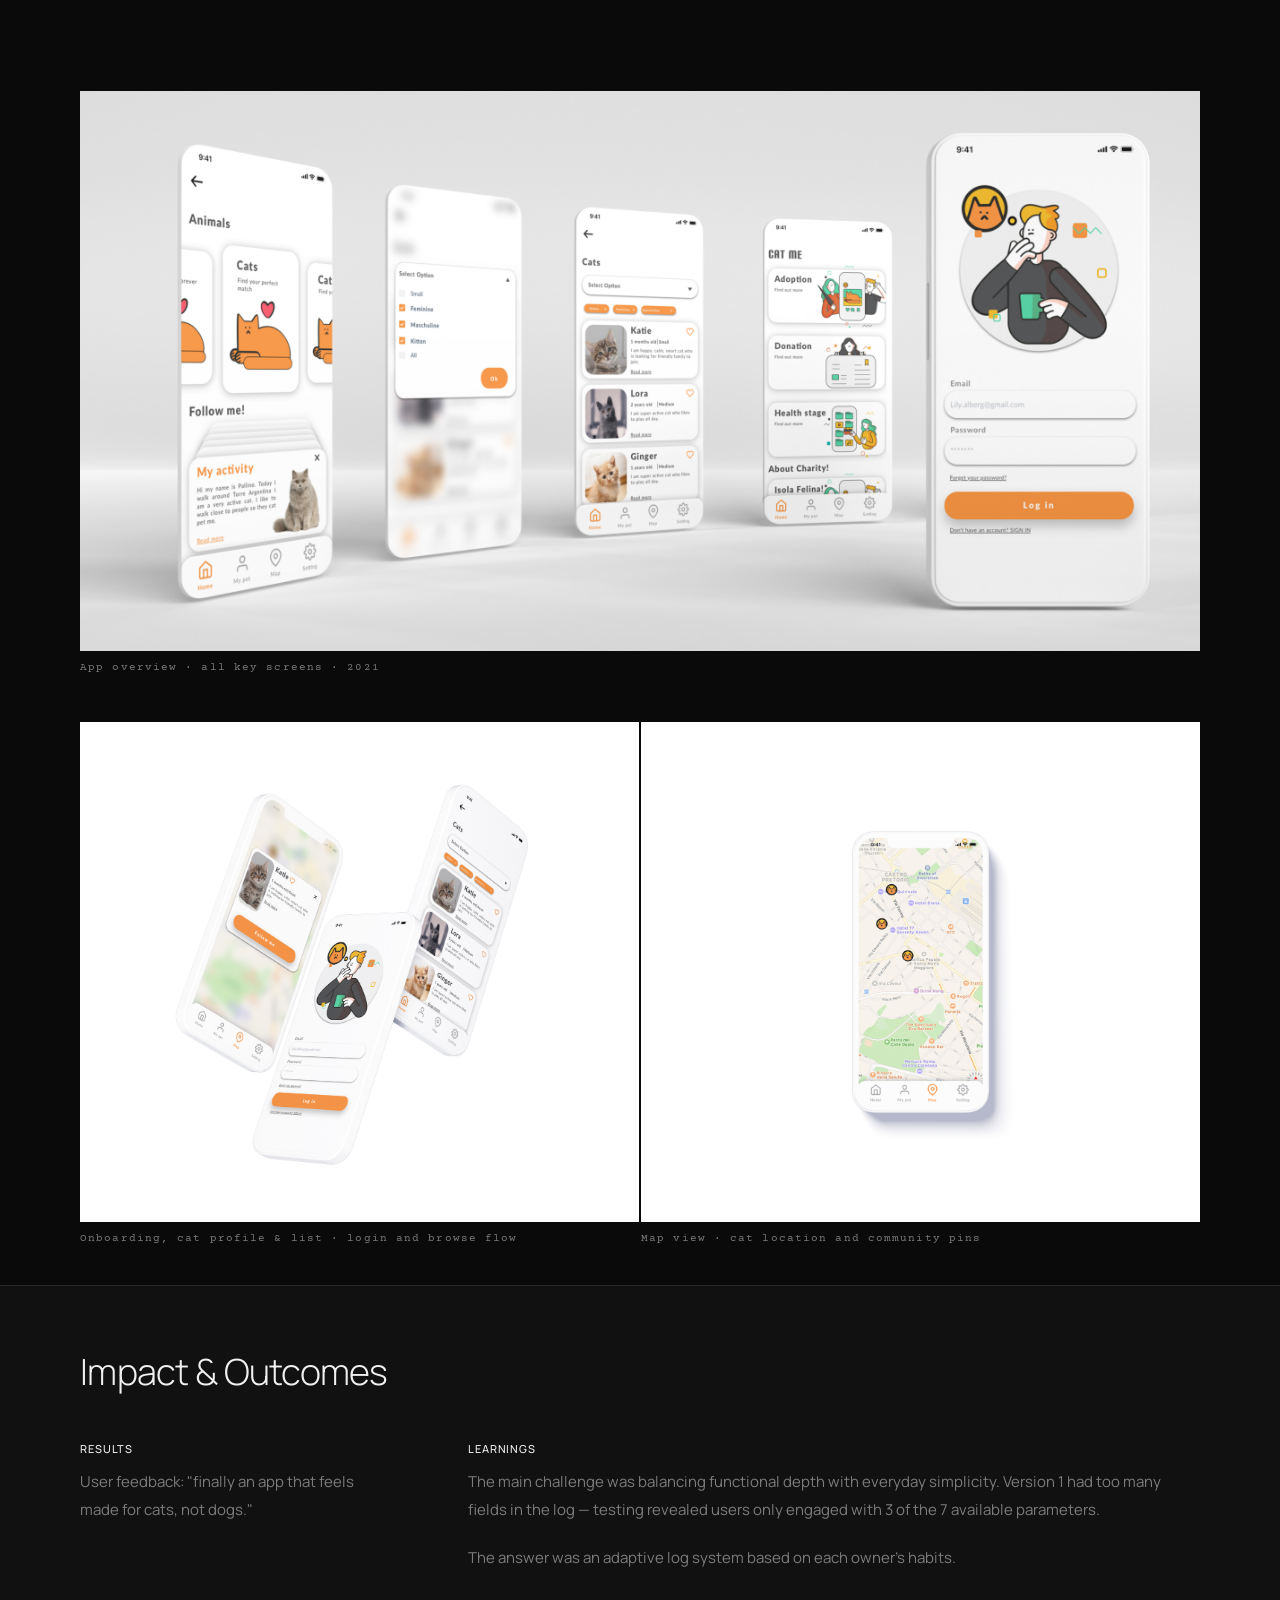
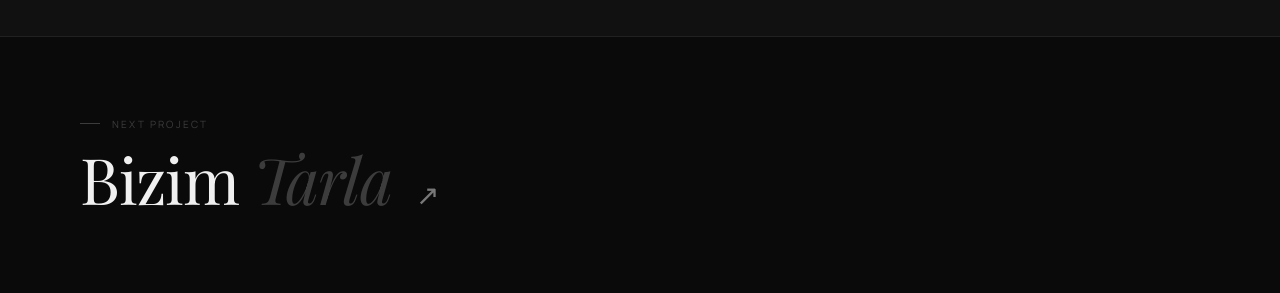
<file: cat-me.html>
<!DOCTYPE html>
<html lang="en">
<head>
  <meta charset="UTF-8" />
  <meta name="viewport" content="width=device-width, initial-scale=1.0" />
  <title>Narmin — Cat Me</title>

  <link rel="preconnect" href="https://fonts.googleapis.com" />
  <link rel="preconnect" href="https://fonts.gstatic.com" crossorigin />
  <link href="https://fonts.googleapis.com/css2?family=Manrope:wght@200;300;400;500;600&family=Playfair+Display:ital,wght@0,400;0,700;1,400&family=Courier+Prime:ital@0;1&display=swap" rel="stylesheet" />

  <link rel="stylesheet" href="css/global.css" />
  <link rel="stylesheet" href="css/work.css" />
</head>
<body class="work-page">

  <div class="noise"></div>
  <div id="cur-ring"></div>
  <div id="nav-mount"></div>

  <div class="page">

    <!-- HERO -->
    <header class="work-hero">
      <div class="work-hero-inner">

        <div class="work-hero-title-wrap">
          <h1 class="work-title">Cat <em>Me</em></h1>
          <p class="work-subtitle">A mobile app designed to help cat owners track health, behaviour, and care routines — with a focus on emotional connection and daily usability.</p>
        </div>

        <div class="work-meta-top">
          <div class="work-meta-item">
            <span class="work-meta-label">Role</span>
            <span class="work-meta-value">Product Designer</span>
          </div>
          <div class="work-meta-item">
            <span class="work-meta-label">Timeline</span>
            <span class="work-meta-value">—</span>
          </div>
          <div class="work-meta-item">
            <span class="work-meta-label">Type</span>
            <span class="work-meta-value">Mobile App Design — iOS</span>
          </div>
          <div class="work-meta-item">
            <span class="work-meta-label">Tools</span>
            <span class="work-meta-value">Figma, Adobe Photoshop</span>
          </div>
        </div>

      </div>
    </header>

    <!-- COVER IMAGE -->
    <div class="work-img-full work-img-full--padded">
      <img
        src="assets/27_May_04.png"
        alt="Cat Me — App screens overview"
        style="width:100%;height:auto;aspect-ratio:unset;object-fit:unset;"
      />
    </div>

    <!-- THE CHALLENGE -->
    <section class="work-section">
      <div class="work-section-inner work-two-col">
        <div class="work-col-label">
          <h2 class="work-section-title">The challenge</h2>
        </div>
        <div class="work-col-body">
          <p class="work-body-text">The pet care app market is fragmented and generic. Cat owners struggle to find a tool built around the specificities of feline behaviour — daily rhythms, health tracking, and emotional signals.</p>
          <ul class="work-list">
            <li>No existing app combined health tracking with emotional connection</li>
            <li>Interfaces were designed for dogs, with UX incompatible with feline behaviour patterns</li>
            <li>Difficulty communicating health conditions to vets without structured data</li>
            <li>No consistent design system across apps in the category</li>
          </ul>
        </div>
      </div>
    </section>

    <!-- SOLUTION -->
    <section class="work-section">
      <div class="work-section-inner work-two-col">
        <div class="work-col-label">
          <h2 class="work-section-title">Solution</h2>
        </div>
        <div class="work-col-body">
          <p class="work-body-text">The goal was to design an app that centralised health, habits, and the cat's personality into a single interface — reducing daily friction and built to scale toward social and veterinary features.</p>
          <ul class="work-list">
            <li>Centralise health, habits, and personality in one interface</li>
            <li>Warm but professional visual language — caring, not childish</li>
            <li>Reduce friction for daily data entry</li>
            <li>Expandable architecture toward social and veterinary features</li>
          </ul>
        </div>
      </div>
    </section>

    <!-- UX STRATEGY -->
    <section class="work-section">
      <div class="work-section-inner">
        <h2 class="work-section-title work-section-title--full">UX Strategy</h2>
        <div class="work-three-col">
          <div class="work-strategy-card">
            <h3 class="work-card-title">User Research</h3>
            <p class="work-card-text">Main pain points: forgetting vet appointments, no clear behavioural history, difficulty assessing whether symptoms required a visit.</p>
          </div>
          <div class="work-strategy-card">
            <h3 class="work-card-title">Information Architecture</h3>
            <p class="work-card-text">4-tab structure: <strong>Today</strong> (daily diary), <strong>Health</strong> (vaccines, weight, medication), <strong>Profile</strong> (cat card), <strong>Explore</strong> (contextual tips). Every tab designed for one-handed use, maximum 3 taps for any action.</p>
          </div>
          <div class="work-strategy-card">
            <h3 class="work-card-title">Interaction Design</h3>
            <p class="work-card-text">Focus on micro-interactions to make the daily log fast and satisfying. Swipe gestures and quick-add patterns to reduce cognitive load.</p>
          </div>
        </div>
      </div>
    </section>

    <div class="work-img-full work-img-full--padded">
      <img src="assets/iPhone 12 Pro 2.jpg" alt="Cat Me — Home screen showing main navigation structure" style="width:100%;height:auto;aspect-ratio:unset;object-fit:unset;" />
      <span class="img-caption">Home screen · Adoption, Donation, Health stage — main IA structure</span>
    </div>

    <!-- DESIGN SYSTEM -->
    <section class="work-section">
      <div class="work-section-inner">
        <h2 class="work-section-title work-section-title--full">Design System</h2>
      </div>
    </section>

    <div class="work-img-full work-img-full--padded">
      <img src="assets/cat_me_design_system_board-html-05-08-2026_10_14_AM.png" alt="Cat Me — Design system board · palette, components, typography" style="width:100%;height:auto;aspect-ratio:unset;object-fit:unset;" />
      <span class="img-caption">Design system · palette, components, typography</span>
    </div>

    <section class="work-section">
      <div class="work-section-inner work-two-col">
        <div class="work-col-label">
          <h2 class="work-section-title">Visual Language</h2>
        </div>
        <div class="work-col-body">
          <p class="work-body-text">Palette built on warm tones — terracotta orange, beige, warm white — communicating care and affection without feeling childish.</p>
          <p class="work-body-text">Core components: event card, health badge, vertical timeline, cat profile. Every component designed with hover, active, empty, and error states.</p>
        </div>
      </div>
    </section>

    <!-- KEY SCREENS -->
    <section class="work-section">
      <div class="work-section-inner">
        <h2 class="work-section-title work-section-title--full">Key Screens</h2>
      </div>
    </section>

    <div class="work-img-full work-img-full--padded">
      <img src="assets/5401589.jpg" alt="Cat Me — Full app screen lineup" style="width:100%;height:auto;aspect-ratio:unset;object-fit:unset;" />
      <span class="img-caption">App overview · all key screens · 2021</span>
    </div>

    <div class="work-img-grid">
      <div>
        <img src="assets/iPhone 12 Pro_01.jpg" alt="Cat Me — Onboarding, profile and cat list screens" style="width:100%;height:500px;object-fit:contain;background:#fff;display:block;" />
        <span class="img-caption">Onboarding, cat profile & list · login and browse flow</span>
      </div>
      <div>
        <img src="assets/iPhone 12 Pro 3.jpg" alt="Cat Me — Map view with cat location pins" style="width:100%;height:500px;object-fit:contain;background:#fff;display:block;" />
        <span class="img-caption">Map view · cat location and community pins</span>
      </div>
    </div>

    <!-- IMPACT & OUTCOMES -->
    <section class="work-section work-section--accent">
      <div class="work-section-inner">
        <h2 class="work-section-title work-section-title--full">Impact &amp; Outcomes</h2>
        <div class="work-two-col work-two-col--mt">
          <div class="work-col-body">
            <h3 class="work-card-title">Results</h3>
            <p class="work-body-text">User feedback: "finally an app that feels made for cats, not dogs."</p>
          </div>
          <div class="work-col-body">
            <h3 class="work-card-title">Learnings</h3>
            <p class="work-body-text">The main challenge was balancing functional depth with everyday simplicity. Version 1 had too many fields in the log — testing revealed users only engaged with 3 of the 7 available parameters.</p>
            <p class="work-body-text">The answer was an adaptive log system based on each owner's habits.</p>
          </div>
        </div>
      </div>
    </section>

    <!-- NEXT PROJECT -->
    <div class="work-next">
      <span class="work-next-label">Next project</span>
      <a href="bizim-tarla.html" class="work-next-link">
        <span class="work-next-name">Bizim <em>Tarla</em></span>
        <span class="work-next-arrow">↗</span>
      </a>
    </div>

  </div>

  <script src="js/global.js"></script>
  <script src="js/work.js"></script>

</body>
</html>
</file>
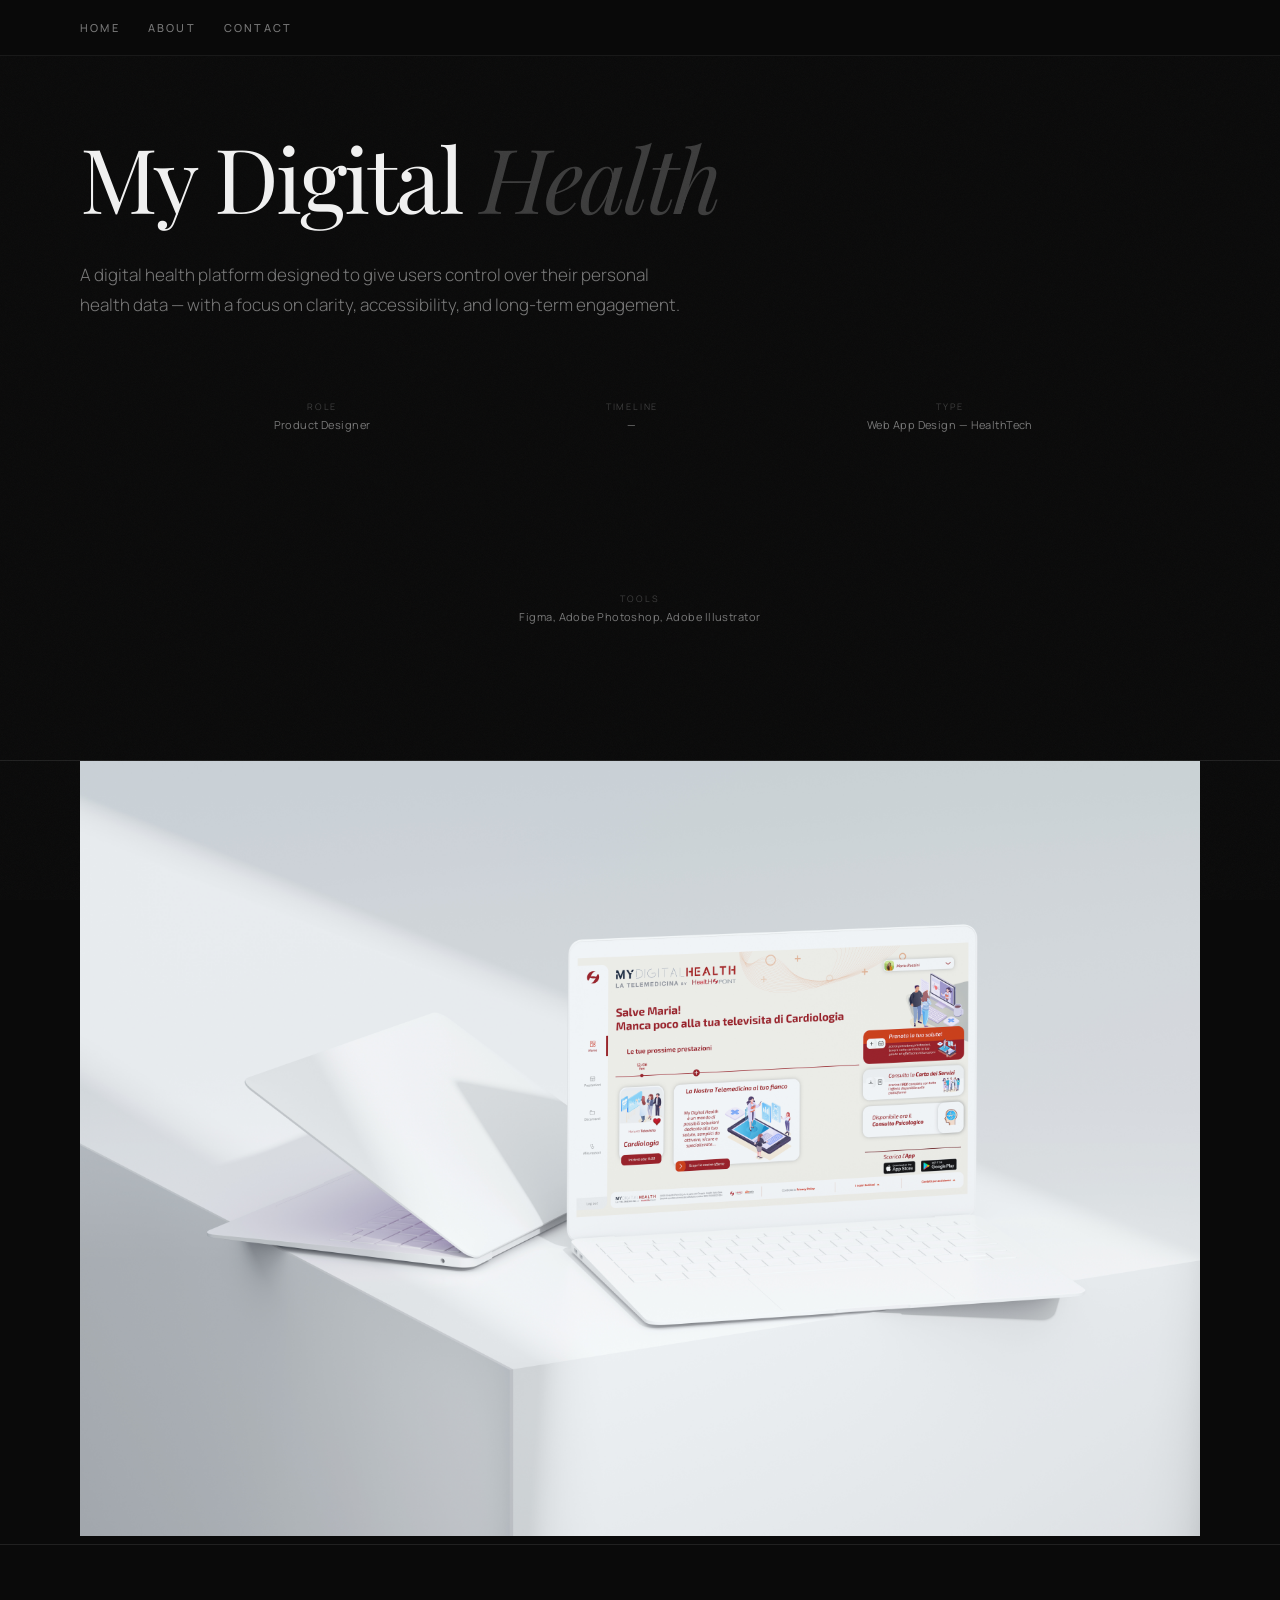
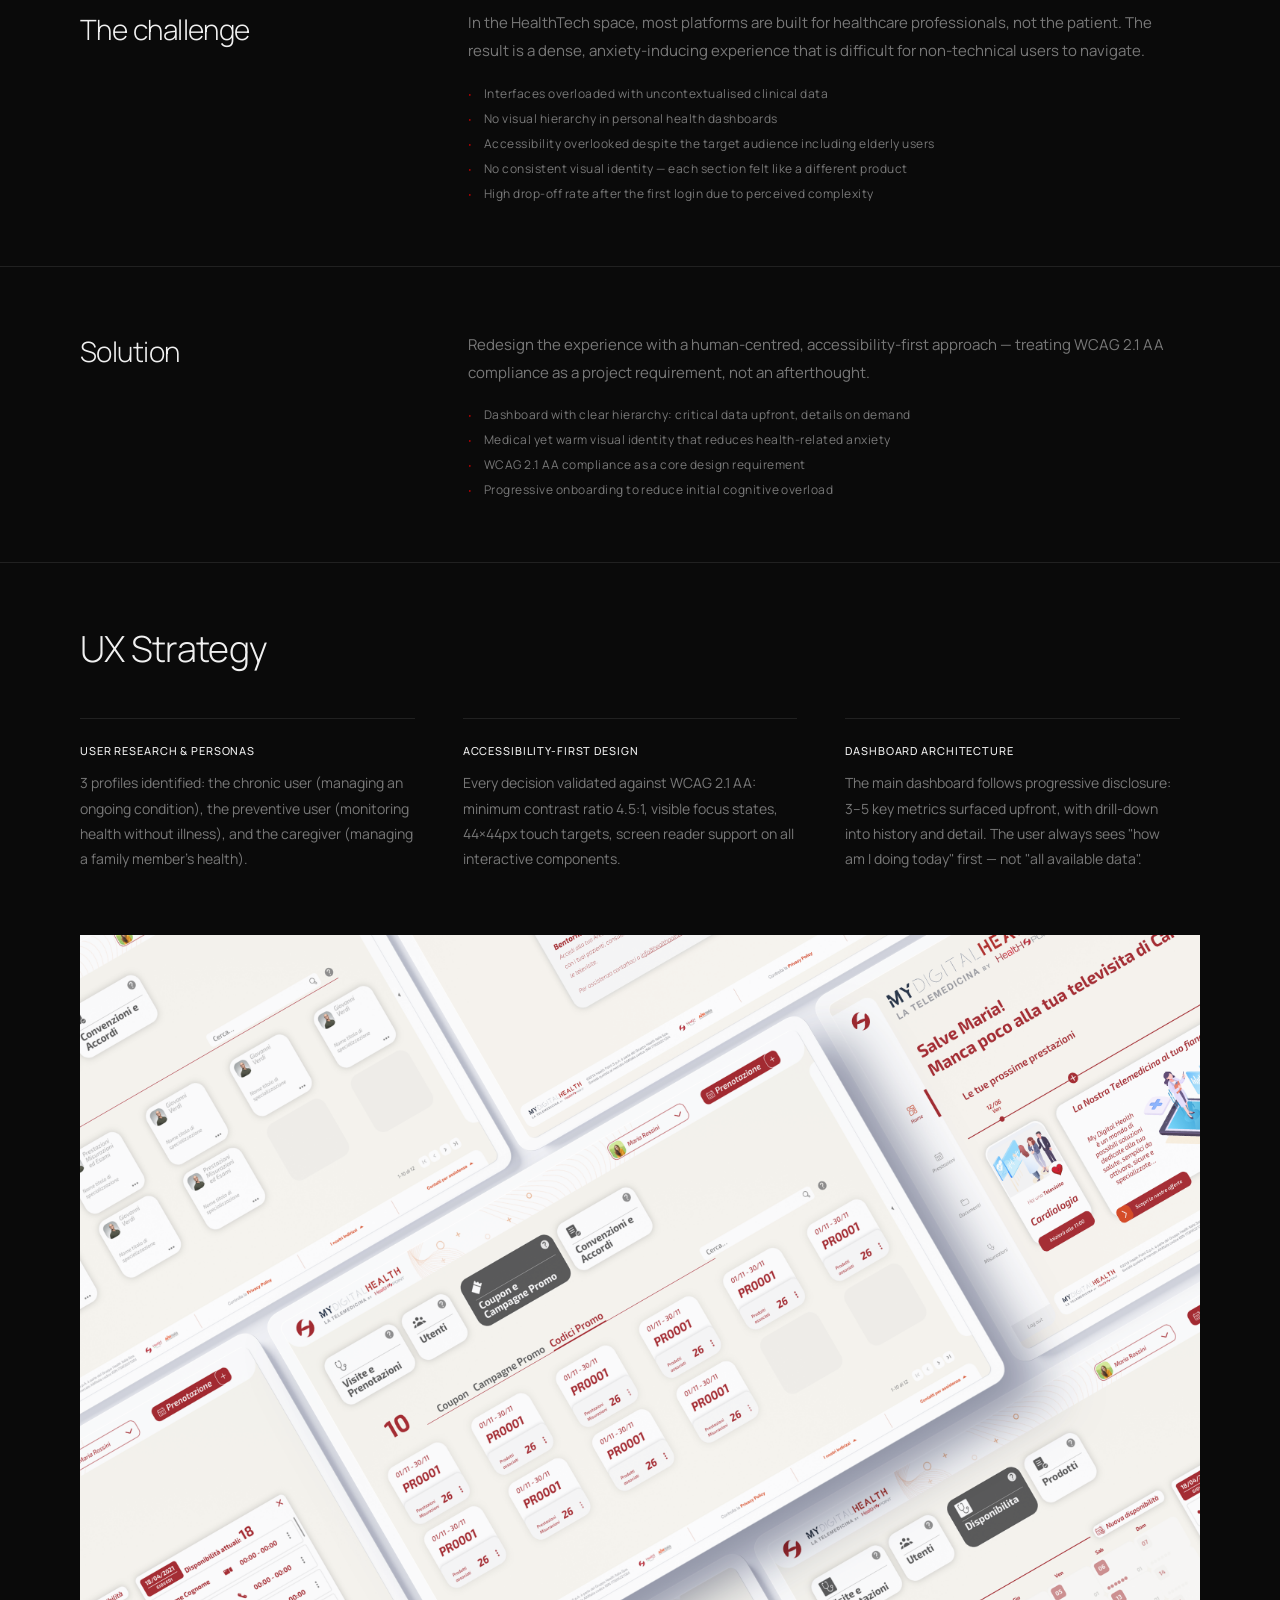
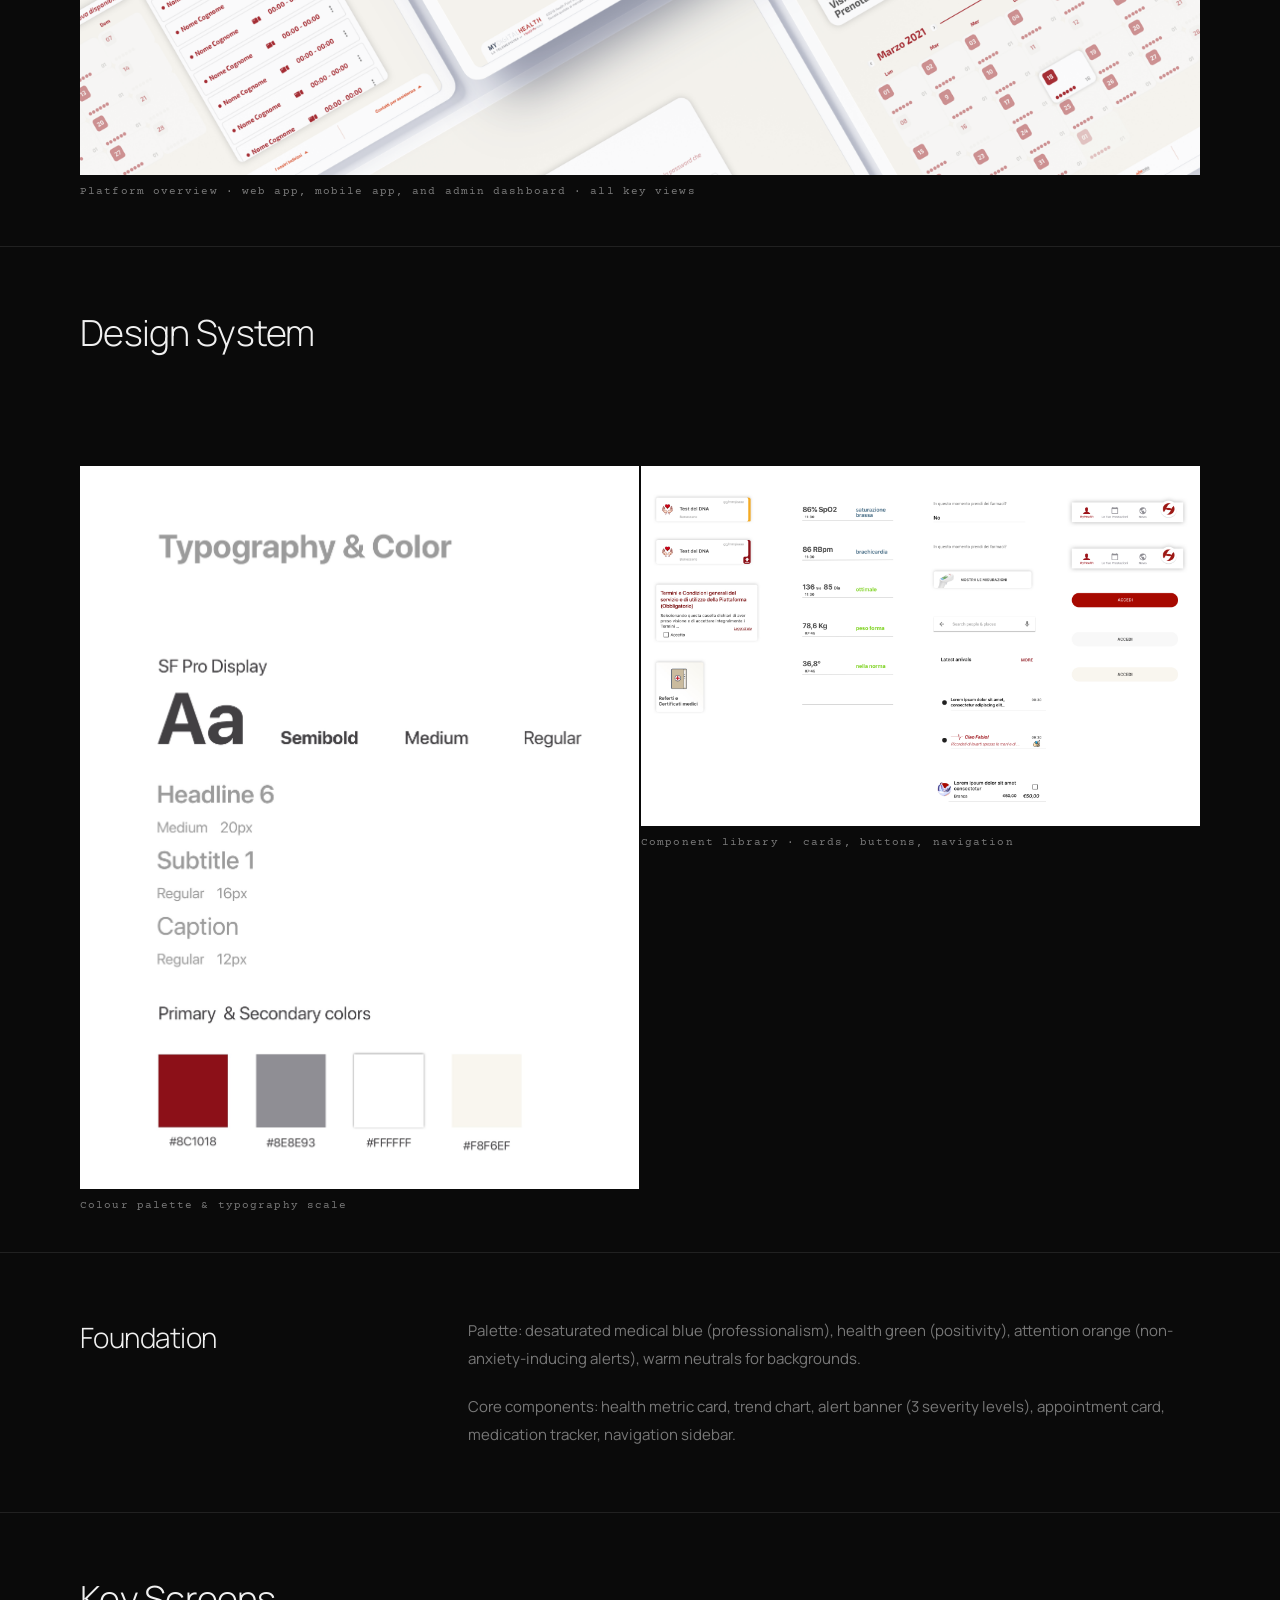
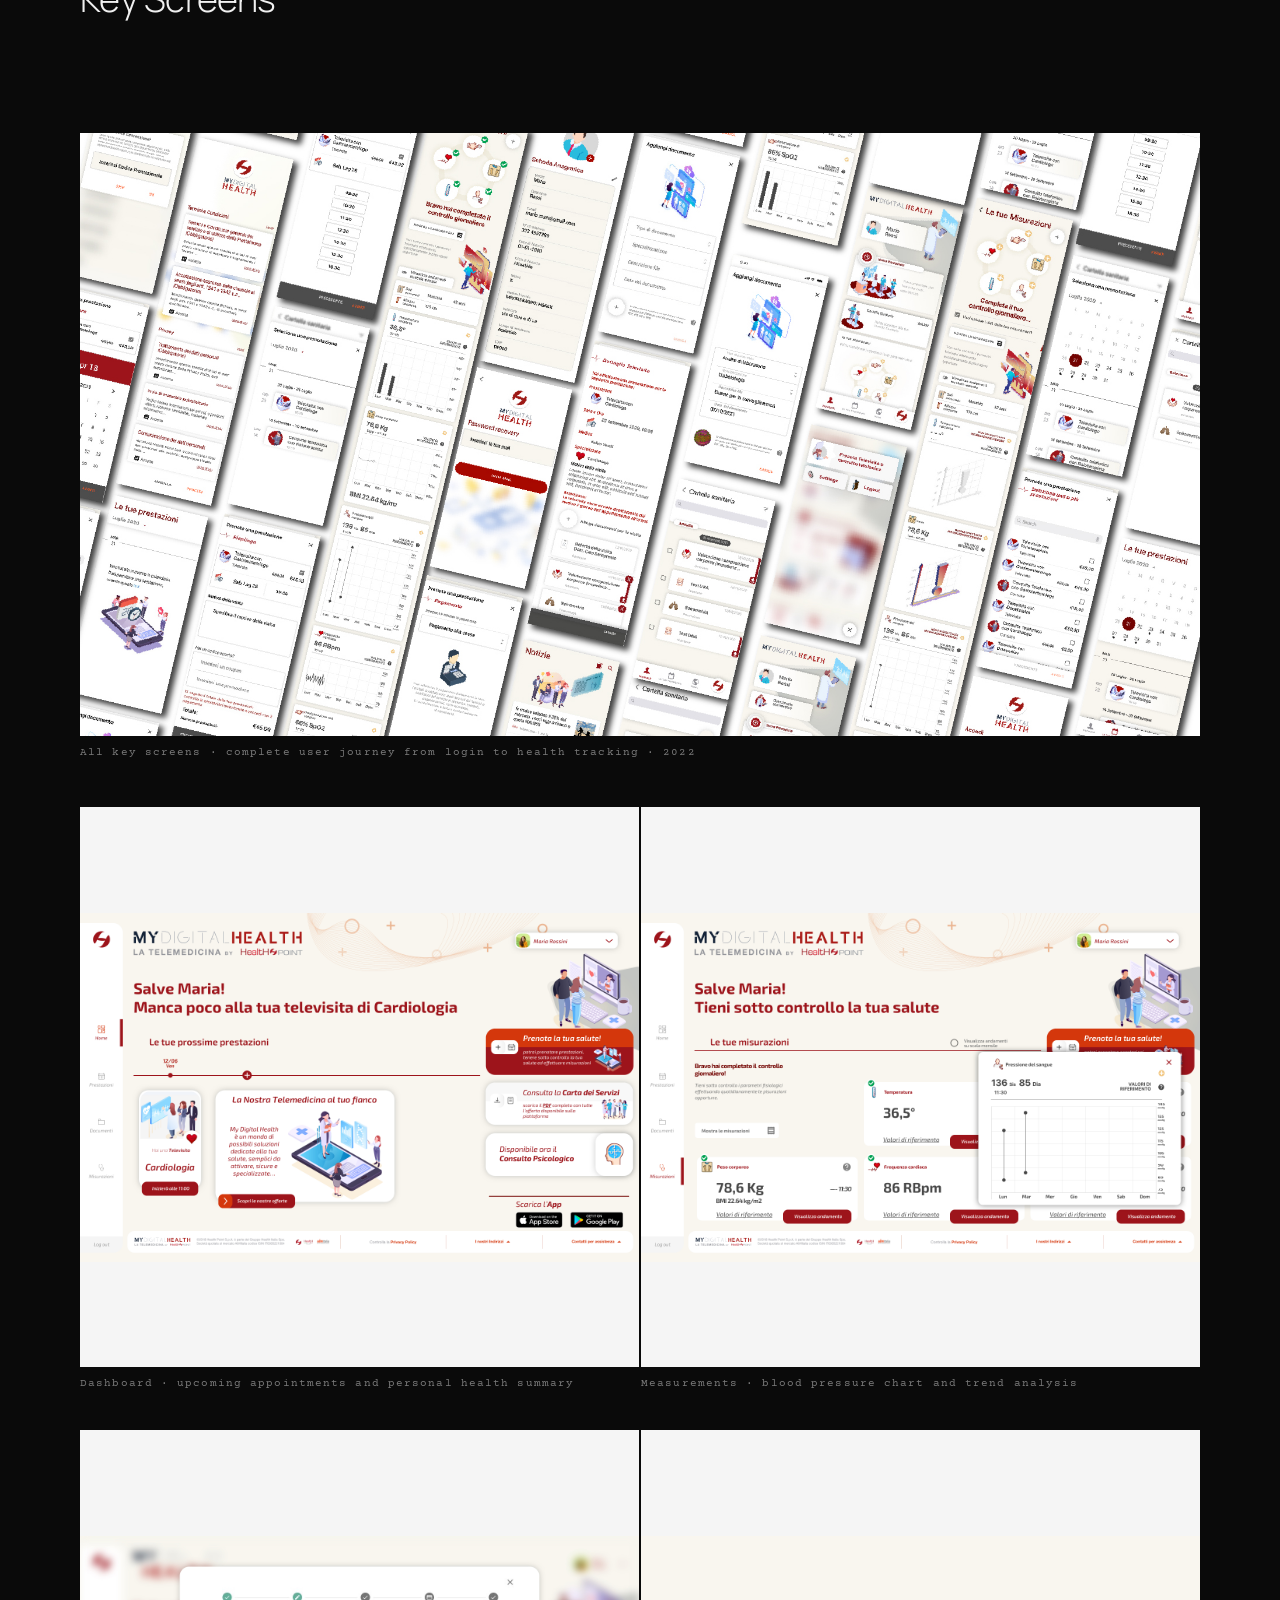
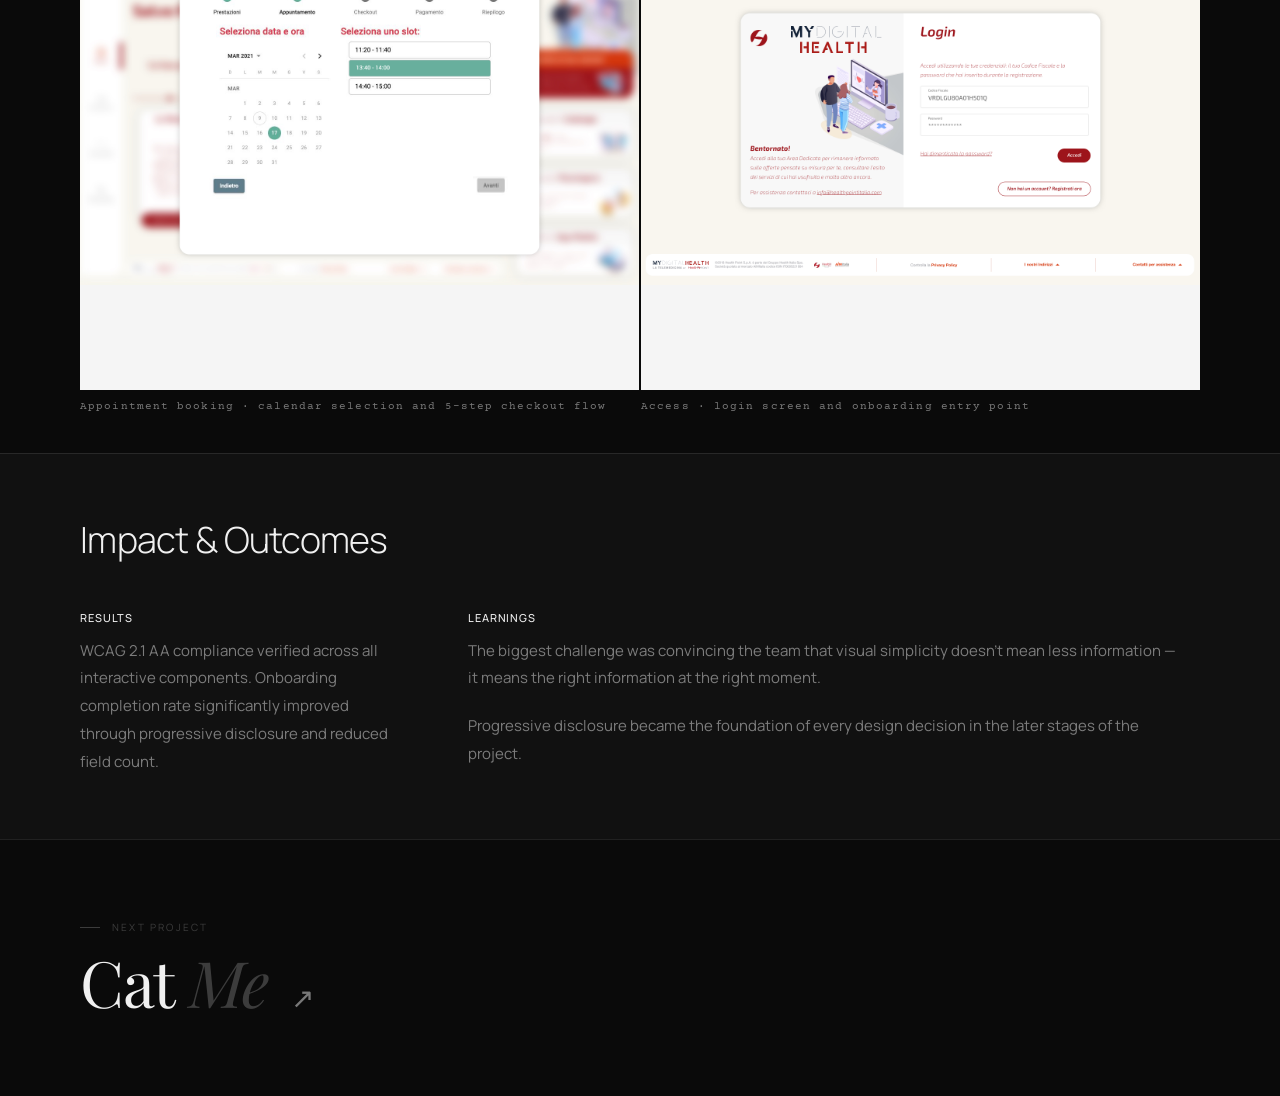
<file: my-digital-health.html>
<!DOCTYPE html>
<html lang="en">
<head>
  <meta charset="UTF-8" />
  <meta name="viewport" content="width=device-width, initial-scale=1.0" />
  <title>Narmin — My Digital Health</title>

  <link rel="preconnect" href="https://fonts.googleapis.com" />
  <link rel="preconnect" href="https://fonts.gstatic.com" crossorigin />
  <link href="https://fonts.googleapis.com/css2?family=Manrope:wght@200;300;400;500;600&family=Playfair+Display:ital,wght@0,400;0,700;1,400&family=Courier+Prime:ital@0;1&display=swap" rel="stylesheet" />

  <link rel="stylesheet" href="css/global.css" />
  <link rel="stylesheet" href="css/work.css" />
</head>
<body class="work-page">

  <div class="noise"></div>
  <div id="cur-ring"></div>
  <div id="nav-mount"></div>

  <div class="page">

    <!-- HERO -->
    <header class="work-hero">
      <div class="work-hero-inner">

        <div class="work-hero-title-wrap">
          <h1 class="work-title">My Digital <em>Health</em></h1>
          <p class="work-subtitle">A digital health platform designed to give users control over their personal health data — with a focus on clarity, accessibility, and long-term engagement.</p>
        </div>

        <div class="work-meta-top">
          <div class="work-meta-item">
            <span class="work-meta-label">Role</span>
            <span class="work-meta-value">Product Designer</span>
          </div>
          <div class="work-meta-item">
            <span class="work-meta-label">Timeline</span>
            <span class="work-meta-value">—</span>
          </div>
          <div class="work-meta-item">
            <span class="work-meta-label">Type</span>
            <span class="work-meta-value">Web App Design — HealthTech</span>
          </div>
          <div class="work-meta-item">
            <span class="work-meta-label">Tools</span>
            <span class="work-meta-value">Figma, Adobe Photoshop, Adobe Illustrator</span>
          </div>
        </div>

      </div>
    </header>

    <!-- COVER IMAGE -->
    <div class="work-img-full work-img-full--padded">
      <img
        src="assets/MacBook.jpg"
        alt="My Digital Health — HealthTech web app for personal health data management"
        style="width:100%;height:auto;aspect-ratio:unset;object-fit:unset;"
      />
    </div>

    <!-- THE CHALLENGE -->
    <section class="work-section">
      <div class="work-section-inner work-two-col">
        <div class="work-col-label">
          <h2 class="work-section-title">The challenge</h2>
        </div>
        <div class="work-col-body">
          <p class="work-body-text">In the HealthTech space, most platforms are built for healthcare professionals, not the patient. The result is a dense, anxiety-inducing experience that is difficult for non-technical users to navigate.</p>
          <ul class="work-list">
            <li>Interfaces overloaded with uncontextualised clinical data</li>
            <li>No visual hierarchy in personal health dashboards</li>
            <li>Accessibility overlooked despite the target audience including elderly users</li>
            <li>No consistent visual identity — each section felt like a different product</li>
            <li>High drop-off rate after the first login due to perceived complexity</li>
          </ul>
        </div>
      </div>
    </section>

    <!-- SOLUTION -->
    <section class="work-section">
      <div class="work-section-inner work-two-col">
        <div class="work-col-label">
          <h2 class="work-section-title">Solution</h2>
        </div>
        <div class="work-col-body">
          <p class="work-body-text">Redesign the experience with a human-centred, accessibility-first approach — treating WCAG 2.1 AA compliance as a project requirement, not an afterthought.</p>
          <ul class="work-list">
            <li>Dashboard with clear hierarchy: critical data upfront, details on demand</li>
            <li>Medical yet warm visual identity that reduces health-related anxiety</li>
            <li>WCAG 2.1 AA compliance as a core design requirement</li>
            <li>Progressive onboarding to reduce initial cognitive overload</li>
          </ul>
        </div>
      </div>
    </section>

    <!-- UX STRATEGY -->
    <section class="work-section">
      <div class="work-section-inner">
        <h2 class="work-section-title work-section-title--full">UX Strategy</h2>
        <div class="work-three-col">
          <div class="work-strategy-card">
            <h3 class="work-card-title">User Research &amp; Personas</h3>
            <p class="work-card-text">3 profiles identified: the chronic user (managing an ongoing condition), the preventive user (monitoring health without illness), and the caregiver (managing a family member's health).</p>
          </div>
          <div class="work-strategy-card">
            <h3 class="work-card-title">Accessibility-First Design</h3>
            <p class="work-card-text">Every decision validated against WCAG 2.1 AA: minimum contrast ratio 4.5:1, visible focus states, 44×44px touch targets, screen reader support on all interactive components.</p>
          </div>
          <div class="work-strategy-card">
            <h3 class="work-card-title">Dashboard Architecture</h3>
            <p class="work-card-text">The main dashboard follows progressive disclosure: 3–5 key metrics surfaced upfront, with drill-down into history and detail. The user always sees "how am I doing today" first — not "all available data".</p>
          </div>
        </div>
      </div>
    </section>

    <div class="work-img-full work-img-full--padded">
      <img src="assets/Top Scene_01.png" alt="My Digital Health — All key screens isometric overview" style="width:100%;height:auto;aspect-ratio:unset;object-fit:unset;" />
      <span class="img-caption">Platform overview · web app, mobile app, and admin dashboard · all key views</span>
    </div>

    <!-- DESIGN SYSTEM -->
    <section class="work-section">
      <div class="work-section-inner">
        <h2 class="work-section-title work-section-title--full">Design System</h2>
      </div>
    </section>

    <div class="work-img-grid">
      <div>
        <img src="assets/Typography & Colors.jpg" alt="My Digital Health — Design system: typography and colour palette" style="width:100%;height:auto;aspect-ratio:unset;object-fit:unset;display:block;" />
        <span class="img-caption">Colour palette &amp; typography scale</span>
      </div>
      <div>
        <img src="assets/UI components.jpg" alt="My Digital Health — UI component library" style="width:100%;height:auto;aspect-ratio:unset;object-fit:unset;display:block;" />
        <span class="img-caption">Component library · cards, buttons, navigation</span>
      </div>
    </div>

    <section class="work-section">
      <div class="work-section-inner work-two-col">
        <div class="work-col-label">
          <h2 class="work-section-title">Foundation</h2>
        </div>
        <div class="work-col-body">
          <p class="work-body-text">Palette: desaturated medical blue (professionalism), health green (positivity), attention orange (non-anxiety-inducing alerts), warm neutrals for backgrounds.</p>
          <p class="work-body-text">Core components: health metric card, trend chart, alert banner (3 severity levels), appointment card, medication tracker, navigation sidebar.</p>
        </div>
      </div>
    </section>

    <!-- KEY SCREENS -->
    <section class="work-section">
      <div class="work-section-inner">
        <h2 class="work-section-title work-section-title--full">Key Screens</h2>
      </div>
    </section>

    <div class="work-img-full work-img-full--padded">
      <img src="assets/Artboard 4-100.jpg" alt="My Digital Health — Full app screen lineup" style="width:100%;height:auto;aspect-ratio:unset;object-fit:unset;" />
      <span class="img-caption">All key screens · complete user journey from login to health tracking · 2022</span>
    </div>

    <div class="work-img-grid">
      <div>
        <img src="assets/Home full.jpg" alt="My Digital Health — Dashboard with upcoming appointments and health summary" style="width:100%;height:560px;object-fit:contain;background:#f5f5f5;display:block;" />
        <span class="img-caption">Dashboard · upcoming appointments and personal health summary</span>
      </div>
      <div>
        <img src="assets/Misurazioni. visualizza Analysis.jpg" alt="My Digital Health — Health measurements with blood pressure chart" style="width:100%;height:560px;object-fit:contain;background:#f5f5f5;display:block;" />
        <span class="img-caption">Measurements · blood pressure chart and trend analysis</span>
      </div>
    </div>

    <div class="work-img-grid">
      <div>
        <img src="assets/booking step 2 copy.jpg" alt="My Digital Health — Appointment booking with calendar and time selection" style="width:100%;height:560px;object-fit:contain;background:#f5f5f5;display:block;" />
        <span class="img-caption">Appointment booking · calendar selection and 5-step checkout flow</span>
      </div>
      <div>
        <img src="assets/Access - Customer.jpg" alt="My Digital Health — Login and access screen" style="width:100%;height:560px;object-fit:contain;background:#f5f5f5;display:block;" />
        <span class="img-caption">Access · login screen and onboarding entry point</span>
      </div>
    </div>

    <!-- IMPACT & OUTCOMES -->
    <section class="work-section work-section--accent">
      <div class="work-section-inner">
        <h2 class="work-section-title work-section-title--full">Impact &amp; Outcomes</h2>
        <div class="work-two-col work-two-col--mt">
          <div class="work-col-body">
            <h3 class="work-card-title">Results</h3>
            <p class="work-body-text">WCAG 2.1 AA compliance verified across all interactive components. Onboarding completion rate significantly improved through progressive disclosure and reduced field count.</p>
          </div>
          <div class="work-col-body">
            <h3 class="work-card-title">Learnings</h3>
            <p class="work-body-text">The biggest challenge was convincing the team that visual simplicity doesn't mean less information — it means the right information at the right moment.</p>
            <p class="work-body-text">Progressive disclosure became the foundation of every design decision in the later stages of the project.</p>
          </div>
        </div>
      </div>
    </section>

    <!-- NEXT PROJECT -->
    <div class="work-next">
      <span class="work-next-label">Next project</span>
      <a href="cat-me.html" class="work-next-link">
        <span class="work-next-name">Cat <em>Me</em></span>
        <span class="work-next-arrow">↗</span>
      </a>
    </div>

  </div>

  <script src="js/global.js"></script>
  <script src="js/work.js"></script>

</body>
</html>
</file>
<file: css/global.css>
/* ================================================
   NARMIN — GLOBAL STYLES
   css/global.css
   Loaded on EVERY page.
   Contains: reset, tokens, body, noise, cursor,
             nav, footer, shared keyframes.
   ================================================ */


/* ────────────────────────────────────────────────
   1. RESET
──────────────────────────────────────────────── */
*, *::before, *::after {
  box-sizing: border-box;
  margin: 0;
  padding: 0;
}

html {
  font-size: 16px;
  scroll-behavior: smooth;
}


/* ────────────────────────────────────────────────
   2. DESIGN TOKENS
──────────────────────────────────────────────── */
:root {
  --bg:         #0a0a0a;
  --bg2:        #111111;
  --text:       #f0f0f0;
  --text-muted: rgba(240, 240, 240, 0.48);
  --text-dim:   rgba(240, 240, 240, 0.22);
  --border:     rgba(240, 240, 240, 0.1);
  --hover-bg:   rgba(240, 240, 240, 0.04);
  --red:        rgb(220, 0, 0);
  --red-dim:    rgba(220, 0, 0, 0.6);

  --font-display: 'Manrope', sans-serif;
  --font-serif: 'Playfair Display', serif;
  --font-ui:    'Manrope', sans-serif;
  --font-mono:  'Courier Prime', monospace;

  --space-xs:   8px;
  --space-sm:   16px;
  --space-md:   32px;
  --space-lg:   64px;
  --space-xl:   80px;
}


/* ────────────────────────────────────────────────
   3. BODY
──────────────────────────────────────────────── */
body {
  background: var(--bg);
  color: var(--text);
  min-height: 100vh;
  overflow-x: hidden;
  font-family: var(--font-ui);
  -webkit-font-smoothing: antialiased;
}


/* ────────────────────────────────────────────────
   4. NOISE OVERLAY
──────────────────────────────────────────────── */
.noise {
  position: fixed;
  inset: 0;
  z-index: 1;
  pointer-events: none;
  background-image: url("data:image/svg+xml,%3Csvg viewBox='0 0 512 512' xmlns='http://www.w3.org/2000/svg'%3E%3Cfilter id='n'%3E%3CfeTurbulence type='fractalNoise' baseFrequency='0.75' numOctaves='4' stitchTiles='stitch'/%3E%3C/filter%3E%3Crect width='100%25' height='100%25' filter='url(%23n)' opacity='1'/%3E%3C/svg%3E");
  background-size: 256px 256px;
  opacity: 0.028;
}


/* ────────────────────────────────────────────────
   5. CUSTOM CURSOR RING
──────────────────────────────────────────────── */
#cur-ring {
  position: fixed;
  z-index: 9998;
  pointer-events: none;
  width: 36px;
  height: 36px;
  border: 1.5px solid rgba(220, 0, 0, 0.75);
  border-radius: 50%;
  left: -40px;
  top: -40px;
  transform: translate(-50%, -50%);
  transition: width 0.3s, height 0.3s, border-color 0.3s;
}


/* ────────────────────────────────────────────────
   6. PAGE SHELL
──────────────────────────────────────────────── */
.page {
  position: relative;
  z-index: 2;
}


/* ────────────────────────────────────────────────
   7. NAVIGATION
──────────────────────────────────────────────── */
nav {
  height: 56px;
  background: rgba(10, 10, 10, 0.92);
  backdrop-filter: blur(14px);
  -webkit-backdrop-filter: blur(14px);
  border-bottom: 1px solid rgba(240, 240, 240, 0.07);
  display: flex;
  align-items: center;
  justify-content: space-between;
  padding: 0 80px;
  position: sticky;
  top: 20px;
  z-index: 100;
}

.nav-left,
.nav-right {
  display: flex;
  align-items: center;
}

.nav-right {
  margin-left: auto;
}

nav.nav-center {
  justify-content: center;
}
nav.nav-center .nav-left {
  position: absolute;
  left: 50%;
  transform: translateX(-50%);
}

.nav-item {
  position: relative;
  padding: 0 28px 0 0;
  display: flex;
  align-items: center;
  z-index: 2;
  cursor: pointer;
  text-decoration: none;
}

.nav-right .nav-item {
  padding: 16px 10px;
  border: 1px solid var(--red);
  border-radius: 3px;
  transition: background-color 0.2s, color 0.2s;
}

.nav-right .nav-item:hover {
  background-color: var(--red);
}

.nav-right .nav-item:hover .nav-letter {
  color: #fff;
}

nav.nav-center .nav-item {
  padding: 0 28px;
}

.nav-word {
  display: flex;
  overflow: visible;
}

.nav-letter {
  display: inline-block;
  font-family: var(--font-ui);
  font-size: 11px;
  font-weight: 500;
  letter-spacing: 0.2em;
  color: var(--text-muted);
  text-transform: uppercase;
  will-change: transform;
  line-height: 1;
  user-select: none;
  transition: color 0.2s;
}

.nav-item:hover .nav-letter {
  color: rgba(240, 240, 240, 0.9);
}

.nav-item.active .nav-letter {
  color: rgba(240, 240, 240, 0.85);
}


/* ────────────────────────────────────────────────
   8. FOOTER
──────────────────────────────────────────────── */
.footer {
  display: flex;
  align-items: center;
  justify-content: space-between;
  padding: 28px 80px;
  position: relative;
  z-index: 2;
}

.footer.footer-bordered {
  border-top: 1px solid var(--border);
}

.footer-love {
  font-family: var(--font-ui);
  font-size: 10px;
  font-weight: 400;
  letter-spacing: 0.18em;
  text-transform: uppercase;
  color: var(--text-dim);
}

.footer-love em {
  font-style: italic;
  font-family: var(--font-serif);
  font-size: 12px;
  letter-spacing: 0.04em;
  text-transform: none;
  color: var(--text-muted);
}

.footer-socials {
  display: flex;
  align-items: center;
  gap: 24px;
}

.social-link {
  display: flex;
  align-items: center;
  justify-content: center;
  color: var(--text-dim);
  transition: color 0.2s, transform 0.2s;
  text-decoration: none;
}

.social-link:hover {
  color: var(--text);
  transform: translateY(-2px);
}


/* ────────────────────────────────────────────────
   9. SHARED KEYFRAMES
──────────────────────────────────────────────── */
@keyframes fadeIn  { from { opacity: 0; }                            to { opacity: 1; } }
@keyframes fadeUp  { from { opacity: 0; transform: translateY(18px); } to { opacity: 1; transform: none; } }
@keyframes slideUp { from { transform: translateY(110%); }            to { transform: none; } }
@keyframes marquee { from { transform: translateX(0); }               to { transform: translateX(-50%); } }


/* ────────────────────────────────────────────────
   10. RESPONSIVE — shared breakpoints
──────────────────────────────────────────────── */
@media (max-width: 900px) {
  nav                { padding: 0 48px; }
  nav.nav-center     { padding: 0 48px; }
  nav.nav-center .nav-left { position: static; transform: none; left: auto; }
  .nav-item          { padding-right: 20px; }
  nav.nav-center .nav-item { padding: 0 18px; }
  .nav-right .nav-item { padding: 12px 20px; }
  .footer            { padding: 28px 48px; }
}

@media (max-width: 700px) {
  #cur-ring          { display: none; }
  nav                { padding: 0 36px; }
  nav.nav-center .nav-left { position: static; transform: none; }
  nav.nav-center .nav-item { padding: 0 14px; }
  .nav-right .nav-item { padding: 10px 6px; }
  .footer            { padding: 24px 36px; }
}

@media (max-width: 480px) {
  nav                { padding: 0 24px; }
  nav.nav-center     { padding: 0 24px; }
  nav.nav-center .nav-item { padding: 0 10px; }
  .nav-letter        { font-size: 9px; letter-spacing: 0.1em; }
  .nav-right         { display: none; }
  .footer            { padding: 20px 24px; flex-direction: column; gap: 16px; align-items: flex-start; }
}


/* ────────────────────────────────────────────────
   11. SHARED PAGE ELEMENTS
──────────────────────────────────────────────── */
.hello-tag {
  font-family: var(--font-ui);
  font-size: 11px;
  font-weight: 500;
  letter-spacing: 0.22em;
  text-transform: uppercase;
  color: var(--text-muted);
  display: flex;
  align-items: center;
  gap: 12px;
  margin-bottom: 36px;
  position: relative;
  z-index: 1;
  animation: fadeUp 0.7s 0.25s ease both;
}

.hello-tag::before {
  content: '';
  width: 20px;
  height: 1px;
  background: rgba(240, 240, 240, 0.28);
}
</file>
<file: css/index.css>
/* ================================================
   NARMIN — INDEX (HOME) PAGE STYLES
   css/index.css
   ================================================ */


/* ────────────────────────────────────────────────
   1. HERO SECTION
──────────────────────────────────────────────── */
.main {
  display: flex;
  flex-direction: column;
  justify-content: flex-start;
  padding: 72px 80px 96px;
  position: relative;
  overflow: hidden;
  gap: 20px;
}


/* ────────────────────────────────────────────────
   2. GHOST MARQUEE (background watermark)
──────────────────────────────────────────────── */
.marquee-wrap {
  position: absolute;
  left: 0;
  right: 0;
  bottom: 24px;
  overflow: hidden;
  pointer-events: none;
  z-index: 0;
  user-select: none;
}

.marquee-inner {
  display: flex;
  white-space: nowrap;
  animation: marquee 22s linear infinite;
}

.marquee-inner span {
  font-family: var(--font-display);
  font-size: 160px;
  font-weight: 700;
  color: rgba(240, 240, 240, 0.04);
  letter-spacing: -0.02em;
  flex-shrink: 0;
  padding-right: 56px;
}


/* ────────────────────────────────────────────────
   3. HEADLINE
──────────────────────────────────────────────── */
.headline {
  position: relative;
  z-index: 1;
}

.hero-body {
  position: relative;
  z-index: 1;
  animation: fadeUp 0.7s 0.55s ease both;
  max-width: 560px;
}

.hero-body p {
  font-family: var(--font-serif);
  font-size: 18px;
  font-weight: 400;
  font-style: italic;
  line-height: 1.8;
  color: var(--text-muted);
}

.hl-stack {
  display: flex;
  flex-direction: column;
  gap: 0;
}

.hl-row {
  display: flex;
  align-items: baseline;
  gap: 0.2em;
  flex-wrap: wrap;
}

.hl-word {
  font-family: var(--font-display);
  font-weight: 300;
  font-size: clamp(48px, 6vw, 80px);
  line-height: 1;
  letter-spacing: -0.03em;
  color: var(--text);
  display: inline-flex;
  white-space: nowrap;
  animation: slideUp 0.95s cubic-bezier(0.16, 1, 0.3, 1) both;
  overflow: visible;
}

.hl-row:nth-child(1) .hl-word:nth-child(1) { animation-delay: 0.00s; }
.hl-row:nth-child(1) .hl-word:nth-child(3) { animation-delay: 0.08s; }
.hl-row:nth-child(2) .hl-word:nth-child(1) { animation-delay: 0.16s; }
.hl-row:nth-child(2) .hl-word:nth-child(2) { animation-delay: 0.22s; font-style: italic; font-weight: 200; color: var(--text-muted); }
.hl-row:nth-child(2) .hl-word:nth-child(3) { animation-delay: 0.28s; }

.hl-sep {
  font-family: var(--font-mono);
  font-size: clamp(14px, 1.8vw, 28px);
  color: var(--red);
  align-self: center;
  flex-shrink: 0;
  animation: fadeIn 0.5s 0.3s ease both;
}

.hl-word .char {
  display: inline-block;
  will-change: transform;
  color: inherit;
  transition: color 0.25s;
}


/* ────────────────────────────────────────────────
   4. HERO BODY
──────────────────────────────────────────────── */
.hero-body p em {
  font-style: normal;
  color: var(--text);
}


/* ────────────────────────────────────────────────
   5. PROJECTS SECTION
──────────────────────────────────────────────── */
.projects-section {
  padding: 48px 80px 100px;
  position: relative;
  z-index: 2;
}

.section-header {
  display: flex;
  align-items: center;
  justify-content: space-between;
  margin-bottom: 0;
  padding-bottom: 8px;
}

.section-label {
  font-family: var(--font-ui);
  font-size: 10px;
  font-weight: 500;
  letter-spacing: 0.22em;
  text-transform: uppercase;
  color: var(--text-muted);
  display: flex;
  align-items: center;
  gap: 12px;
}

.section-label::before {
  content: '';
  width: 20px;
  height: 1px;
  background: rgba(240, 240, 240, 0.28);
}

.section-count {
  font-family: var(--font-mono);
  font-size: 10px;
  letter-spacing: 0.14em;
  color: var(--text-dim);
}


/* ────────────────────────────────────────────────
   6. PROJECT ROWS
──────────────────────────────────────────────── */
.project-row {
  display: grid;
  grid-template-columns: 1fr auto;
  align-items: center;
  gap: 0 32px;
  padding: 28px 0;
  border-bottom: 1px solid var(--border);
  cursor: pointer;
  position: relative;
  overflow: hidden;
  text-decoration: none;
  transition: padding-left 0.25s ease;
}

.project-row:hover {
  padding-left: 8px;
}

.proj-name {
  font-family: var(--font-display);
  font-size: clamp(22px, 3vw, 44px);
  font-weight: 300;
  letter-spacing: -0.02em;
  color: var(--text);
  line-height: 1.1;
  position: relative;
  z-index: 1;
}

.proj-italic {
  font-style: italic;
  font-weight: 200;
  color: var(--text-muted);
  font-size: 0.55em;
  letter-spacing: 0;
  transition: color 0.25s;
}
.project-row:hover .proj-italic { color: var(--red); }

.proj-desc {
  display: block;
  font-family: var(--font-ui);
  font-size: 11px;
  font-weight: 400;
  letter-spacing: 0.01em;
  color: var(--text-muted);
  max-height: 0;
  overflow: hidden;
  opacity: 0;
  transition: max-height 0.4s cubic-bezier(0.16, 1, 0.3, 1), opacity 0.35s ease, padding-top 0.3s ease;
  line-height: 1.6;
}

.project-row:hover .proj-desc {
  max-height: 2.5em;
  opacity: 0.7;
  padding-top: 6px;
}

.proj-arrow {
  font-size: 16px;
  color: var(--text-dim);
  position: relative;
  z-index: 1;
  transition: color 0.25s, transform 0.35s cubic-bezier(0.16, 1, 0.3, 1);
}
.project-row:hover .proj-arrow { color: var(--text); transform: translate(4px, -4px); }


/* ────────────────────────────────────────────────
   7. RESPONSIVE
──────────────────────────────────────────────── */
@media (max-width: 900px) {
  .main              { padding: 56px 48px 72px; }
  .projects-section  { padding: 40px 48px 80px; }
}

@media (max-width: 700px) {
  .main              { padding: 48px 36px 64px; }
  .projects-section  { padding: 32px 36px 64px; }
  .project-row       { grid-template-columns: 1fr auto; grid-template-rows: auto auto; gap: 8px 12px; padding: 20px 0; }
  .proj-name         { font-size: clamp(20px, 5vw, 32px); grid-column: 1; grid-row: 1; }
  .proj-arrow        { grid-column: 2; grid-row: 1 / 3; align-self: center; }
}

@media (max-width: 480px) {
  .main              { padding: 40px 24px 56px; }
  .projects-section  { padding: 28px 24px 56px; }
  .project-row:hover { padding-left: 0; }
}
</file>
<file: css/about.css>
/* ================================================
   NARMIN — ABOUT PAGE
   Two-column: sticky portrait left / all content right
   ================================================ */


/* ────────────────────────────────────────────────
   1. LAYOUT
──────────────────────────────────────────────── */
.about-layout {
  display: grid;
  grid-template-columns: 38% 1fr;
  align-items: start;
  min-height: 100vh;
  padding-left: 48px;
}

/* ── Left: sticky portrait ─────────────────── */
.about-left {
  position: sticky;
  top: 76px; /* nav height 56 + top 20 */
  height: calc(100vh - 76px);
  overflow: hidden;
}

.portrait-fill {
  width: 100%;
  height: 100%;
}

.portrait-img {
  width: 100%;
  height: 100%;
  object-fit: cover;
  object-position: center top;
  display: block;
  filter: grayscale(12%) contrast(1.04);
  transition: filter 0.5s ease;
}

.about-left:hover .portrait-img {
  filter: grayscale(0%) contrast(1.02);
}

/* Placeholder shown when image is missing */
.portrait-fill:not(:has(img[src])) .portrait-img,
.portrait-img[src="assets/portrait.jpg"]:not([complete]) {
  background: #1a1a1a;
}

/* ── Right: scrollable content ─────────────── */
.about-right {
  border-left: 1px solid var(--border);
  padding: 72px 80px 96px 64px;
  opacity: 0;
  transform: translateY(20px);
}

.about-right.revealed {
  opacity: 1;
  transform: none;
  transition: opacity 0.8s 0.05s ease, transform 0.8s 0.05s cubic-bezier(0.16, 1, 0.3, 1);
}


/* ────────────────────────────────────────────────
   2. TITLE BLOCK
──────────────────────────────────────────────── */
.ar-title-block {
  padding-bottom: 56px;
  margin-bottom: 0;
}

.ar-eyebrow {
  font-family: var(--font-ui);
  font-size: 10px;
  font-weight: 500;
  letter-spacing: 0.24em;
  text-transform: uppercase;
  color: var(--red);
  margin-bottom: 20px;
  display: flex;
  align-items: center;
  gap: 10px;
}

.ar-eyebrow::before {
  content: '';
  width: 16px;
  height: 1px;
  background: var(--red-dim);
}

.ar-title {
  font-family: var(--font-display);
  font-weight: 300;
  font-size: clamp(48px, 5.5vw, 80px);
  letter-spacing: -0.03em;
  color: var(--text);
  line-height: 1;
  margin-bottom: 28px;
}

.ar-dot {
  color: var(--red);
}

.ar-intro {
  font-family: var(--font-display);
  font-size: 15px;
  font-weight: 300;
  line-height: 1.85;
  color: var(--text-muted);
  max-width: 520px;
}

.ar-intro em {
  font-weight: 400;
  font-style: normal;
  color: var(--text);
}


/* ────────────────────────────────────────────────
   3. SECTIONS
──────────────────────────────────────────────── */
.ar-section {
  padding: 48px 0;
  opacity: 0;
  transform: translateY(14px);
}

.ar-section.revealed {
  opacity: 1;
  transform: none;
}

.ar-label {
  font-family: var(--font-ui);
  font-size: 10px;
  font-weight: 500;
  letter-spacing: 0.22em;
  text-transform: uppercase;
  color: var(--red-dim);
  margin-bottom: 28px;
  display: flex;
  align-items: center;
  gap: 8px;
}

.ar-label::after {
  content: '';
  flex: 1;
  height: 1px;
  background: rgba(220, 0, 0, 0.15);
}


/* ────────────────────────────────────────────────
   4. BIO
──────────────────────────────────────────────── */
.ar-bio {
  display: flex;
  flex-direction: column;
  gap: 14px;
  max-width: 560px;
}

.ar-bio p {
  font-family: var(--font-ui);
  font-size: 14px;
  line-height: 1.85;
  color: var(--text-muted);
}

.ar-bio p em {
  font-style: normal;
  color: var(--text);
}


/* ────────────────────────────────────────────────
   5. EXPERIENCE
──────────────────────────────────────────────── */
.ar-exp-list {
  display: flex;
  flex-direction: column;
}

.ar-exp-item {
  display: flex;
  align-items: center;
  justify-content: space-between;
  padding: 20px 0;
  border-bottom: 1px solid var(--border);
  position: relative;
  overflow: hidden;
  cursor: default;
  transition: padding-left 0.3s cubic-bezier(0.16, 1, 0.3, 1);
}

.ar-exp-item:last-child { border-bottom: none; }

.ar-exp-item::before {
  content: '';
  position: absolute;
  inset: 0;
  background: var(--hover-bg);
  transform: translateX(-101%);
  transition: transform 0.35s cubic-bezier(0.16, 1, 0.3, 1);
}

.ar-exp-item:hover { padding-left: 10px; }
.ar-exp-item:hover::before { transform: translateX(0); }

.ar-exp-meta {
  display: flex;
  flex-direction: column;
  gap: 3px;
  position: relative;
  z-index: 1;
}

.ar-exp-company {
  font-family: var(--font-ui);
  font-size: 10px;
  letter-spacing: 0.14em;
  text-transform: uppercase;
  color: var(--text-muted);
}

.ar-exp-period {
  font-family: var(--font-mono);
  font-size: 11px;
  color: var(--text-dim);
}

.ar-exp-role {
  font-family: var(--font-display);
  font-size: 18px;
  font-weight: 300;
  color: var(--text);
  position: relative;
  z-index: 1;
  letter-spacing: -0.01em;
}


/* ────────────────────────────────────────────────
   6. EDUCATION
──────────────────────────────────────────────── */
.ar-edu-list {
  display: flex;
  flex-direction: column;
}

.ar-edu-item {
  display: flex;
  align-items: center;
  justify-content: space-between;
  padding: 20px 0;
  border-bottom: 1px solid var(--border);
  position: relative;
  overflow: hidden;
  cursor: default;
  transition: padding-left 0.3s cubic-bezier(0.16, 1, 0.3, 1);
}

.ar-edu-item:last-child { border-bottom: none; }

.ar-edu-item::before {
  content: '';
  position: absolute;
  inset: 0;
  background: var(--hover-bg);
  transform: translateX(-101%);
  transition: transform 0.35s cubic-bezier(0.16, 1, 0.3, 1);
}

.ar-edu-item:hover { padding-left: 10px; }
.ar-edu-item:hover::before { transform: translateX(0); }

.ar-edu-meta {
  display: flex;
  flex-direction: column;
  gap: 3px;
  position: relative;
  z-index: 1;
}

.ar-edu-school {
  font-family: var(--font-ui);
  font-size: 10px;
  letter-spacing: 0.14em;
  text-transform: uppercase;
  color: var(--text-muted);
}

.ar-edu-gpa {
  font-family: var(--font-mono);
  font-size: 11px;
  color: var(--text-dim);
}

.ar-edu-degree {
  font-family: var(--font-display);
  font-size: 18px;
  font-weight: 300;
  color: var(--text);
  position: relative;
  z-index: 1;
  letter-spacing: -0.01em;
}


/* ────────────────────────────────────────────────
   7. BOTTOM 4-COL GRID
──────────────────────────────────────────────── */
.ar-bottom {
  display: grid;
  grid-template-columns: repeat(4, 1fr);
  gap: 0 40px;
  padding-top: 48px;
  opacity: 0;
  transform: translateY(14px);
}

.ar-bottom.revealed {
  opacity: 1;
  transform: none;
}

.ar-bottom-col {}

.ar-link {
  font-family: var(--font-mono);
  font-size: 10px;
  font-style: italic;
  color: var(--text-muted);
  text-decoration: none;
  display: block;
  padding: 7px 0;
  border-bottom: 1px solid var(--border);
  transition: color 0.2s;
}

.ar-link:hover { color: var(--red); }

.ar-list-item {
  font-family: var(--font-ui);
  font-size: 10px;
  letter-spacing: 0.08em;
  text-transform: uppercase;
  color: var(--text-muted);
  padding: 7px 0;
  border-bottom: 1px solid var(--border);
  transition: color 0.2s, padding-left 0.2s;
  cursor: default;
}

.ar-list-item:hover { color: var(--text); padding-left: 5px; }

.ar-lang-row {
  display: flex;
  align-items: center;
  justify-content: space-between;
  padding: 7px 0;
  border-bottom: 1px solid var(--border);
  font-family: var(--font-ui);
  font-size: 10px;
  letter-spacing: 0.08em;
  text-transform: uppercase;
  color: var(--text-muted);
}

.ar-lang-level {
  font-family: var(--font-mono);
  font-size: 10px;
  color: var(--text-dim);
  letter-spacing: 0.1em;
  text-transform: none;
}


/* ────────────────────────────────────────────────
   8. RESPONSIVE
──────────────────────────────────────────────── */
@media (max-width: 1000px) {
  .about-layout     { grid-template-columns: 42% 1fr; padding-left: 32px; }
  .about-right      { padding: 56px 48px 80px 40px; }
  .ar-bottom        { grid-template-columns: repeat(2, 1fr); gap: 40px 40px; }
}

@media (max-width: 800px) {
  .about-layout     { grid-template-columns: 1fr; padding-left: 0; }
  .about-left       { position: relative; top: 0; height: 60vw; max-height: 520px; }
  .about-right      { border-left: none; border-top: 1px solid var(--border); padding: 48px 40px 72px; }
  .ar-bottom        { grid-template-columns: repeat(2, 1fr); }
}

@media (max-width: 560px) {
  .about-left       { height: 75vw; }
  .about-right      { padding: 40px 24px 64px; }
  .ar-title         { font-size: clamp(40px, 10vw, 60px); }
  .ar-bottom        { grid-template-columns: 1fr; gap: 36px 0; }
}
</file>
<file: css/work.css>
/* ================================================
   NARMIN — WORK / PROJECT PAGE STYLES
   css/work.css  —  solo per le pagine work/
   Background bianco, tipografia dal sistema globale
   ================================================ */

/* Work pages inherit global grey theme */
body.work-page {
  background: var(--bg);
  color: var(--text);
}

/* ────────────────────────────────────────────────
   TOKENS LOCALI
──────────────────────────────────────────────── */
.work-page {
  --work-text:       #f0f0f0;
  --work-text-muted: rgba(240, 240, 240, 0.48);
  --work-text-dim:   rgba(240, 240, 240, 0.22);
  --work-border:     rgba(240, 240, 240, 0.1);
  --work-bg-soft:    rgba(240, 240, 240, 0.03);
  --work-accent:     rgb(220, 0, 0);
}


/* ────────────────────────────────────────────────
   HERO
──────────────────────────────────────────────── */
.work-hero {
  padding: 80px 80px 72px;
  border-bottom: 1px solid var(--work-border);
  text-align: center;
}

.work-hero-inner {
  max-width: none;
  margin: 0;
}

/* Meta row — Role / Timeline / Type / Tools */
.work-meta-top {
  display: flex;
  gap: 160px;
  margin-top: 80px;
  margin-bottom: 64px;
  flex-wrap: wrap;
  justify-content: center;
}

.work-meta-item {
  display: flex;
  flex-direction: column;
  gap: 4px;
  min-width: 150px;
  text-align: center;
}

.work-meta-label {
  font-family: var(--font-ui);
  font-size: 9px;
  font-weight: 400;
  letter-spacing: 0.2em;
  text-transform: uppercase;
  color: var(--work-text-dim);
}

.work-meta-value {
  font-family: var(--font-ui);
  font-size: 11px;
  font-weight: 400;
  letter-spacing: 0.04em;
  color: var(--work-text-muted);
}

/* Title + subtitle */
.work-hero-title-wrap {
  display: flex;
  flex-direction: column;
  align-items: flex-start;
  text-align: left;
  gap: 42px 0;
}

.work-title {
  font-family: var(--font-serif);
  font-weight: 400;
  font-size: clamp(52px, 7vw, 96px);
  line-height: 0.92;
  letter-spacing: -0.03em;
  color: var(--work-text);
  animation: slideUp 0.95s cubic-bezier(0.16, 1, 0.3, 1) both;
}

.work-title em {
  font-style: italic;
  color: var(--work-text-dim);
}

.work-subtitle {
  font-family: var(--font-display);
  font-size: 17px;
  font-weight: 300;
  font-style: normal;
  line-height: 1.75;
  color: var(--work-text-muted);
  animation: fadeUp 0.7s 0.3s ease both;
  max-width: 600px;
}


/* ────────────────────────────────────────────────
   IMAGES
──────────────────────────────────────────────── */
.work-img-full {
  width: 100%;
}

.work-img-full--padded {
  padding: 0 80px;
  margin-bottom: 8px;
}

.work-img-full img,
.work-img-grid img {
  width: 100%;
  height: auto;
  display: block;
  aspect-ratio: 16 / 9;
  object-fit: cover;
}

/* Placeholder per immagini non ancora inserite */
.img-placeholder {
  width: 100%;
  background: #f0efed;
  background-image:
    linear-gradient(45deg, #e8e7e4 25%, transparent 25%),
    linear-gradient(-45deg, #e8e7e4 25%, transparent 25%),
    linear-gradient(45deg, transparent 75%, #e8e7e4 75%),
    linear-gradient(-45deg, transparent 75%, #e8e7e4 75%);
  background-size: 20px 20px;
  background-position: 0 0, 0 10px, 10px -10px, -10px 0px;
  aspect-ratio: 16 / 7;
  display: block;
}

.img-placeholder--medium { aspect-ratio: 16 / 6; }
.img-placeholder--tall   { aspect-ratio: 16 / 8; }

.img-caption {
  display: block;
  font-family: var(--font-mono);
  font-size: 11px;
  letter-spacing: 0.1em;
  color: var(--work-text-muted);
  padding: 10px 0 40px;
}

/* 2-image grid */
.work-img-grid {
  display: grid;
  grid-template-columns: 1fr 1fr;
  gap: 2px;
  padding: 0 80px;
  margin-bottom: 0;
}

.work-img-grid .img-placeholder {
  aspect-ratio: 4 / 3;
}


/* ────────────────────────────────────────────────
   SECTIONS
──────────────────────────────────────────────── */
.work-section {
  padding: 64px 80px;
  border-top: 1px solid var(--work-border);
}

.work-section--accent {
  background: var(--work-bg-soft);
}

.work-section-inner {
  max-width: 1100px;
}

/* Section title — standalone or inside two-col */
.work-section-title {
  font-family: var(--font-display);
  font-weight: 300;
  font-size: 28px;
  line-height: 1.2;
  letter-spacing: -0.02em;
  color: var(--work-text);
}

/* Full-width title (not inside a col) */
.work-section-title--full {
  font-size: 36px;
  margin-bottom: 48px;
}

.work-section-title--accent {
  color: var(--work-text);
}


/* ────────────────────────────────────────────────
   TWO COLUMN LAYOUT
   col 1 = label/title (28%)
   col 2 = body content (1fr)
──────────────────────────────────────────────── */
.work-two-col {
  display: grid;
  grid-template-columns: 28% 1fr;
  gap: 0 80px;
  align-items: start;
}

.work-two-col--mt {
  margin-top: 0;
}

.work-col-label {
  padding-top: 4px;
}

.work-col-body {}


/* ────────────────────────────────────────────────
   THREE COLUMN STRATEGY CARDS
──────────────────────────────────────────────── */
.work-three-col {
  display: grid;
  grid-template-columns: repeat(3, 1fr);
  gap: 0 48px;
}

.work-strategy-card {
  padding-top: 24px;
  border-top: 1px solid var(--work-border);
}

.work-card-title {
  font-family: var(--font-ui);
  font-size: 11px;
  font-weight: 500;
  letter-spacing: 0.08em;
  text-transform: uppercase;
  color: var(--work-text);
  margin-bottom: 12px;
}

.work-card-text {
  font-family: var(--font-ui);
  font-size: 14px;
  line-height: 1.8;
  color: var(--work-text-muted);
}


/* ────────────────────────────────────────────────
   BODY TEXT + LIST
──────────────────────────────────────────────── */
.work-body-text {
  font-family: var(--font-ui);
  font-size: 15px;
  line-height: 1.85;
  color: var(--work-text-muted);
  margin-bottom: 20px;
}

.work-body-text:last-child { margin-bottom: 0; }

.work-list {
  list-style: none;
  padding: 0;
  margin: 0;
  display: flex;
  flex-direction: column;
  gap: 8px;
}

.work-list li {
  font-family: var(--font-ui);
  font-size: 12px;
  font-weight: 400;
  letter-spacing: 0.04em;
  color: var(--work-text-muted);
  padding-left: 16px;
  position: relative;
}

.work-list li::before {
  content: '·';
  position: absolute;
  left: 0;
  color: var(--work-accent);
  font-size: 16px;
  line-height: 1;
  top: 1px;
}


/* ────────────────────────────────────────────────
   PLACEHOLDER — testo DA AGGIORNARE visibile in pagina
──────────────────────────────────────────────── */
.work-placeholder {
  font-family: var(--font-mono);
  font-size: 12px;
  font-style: italic;
  color: var(--work-text-dim);
  border-left: 2px solid rgba(220, 0, 0, 0.3);
  padding: 8px 14px;
  margin: 12px 0;
  line-height: 1.6;
}


/* ────────────────────────────────────────────────
   NEXT PROJECT
──────────────────────────────────────────────── */
.work-next {
  padding: 80px 80px;
  border-top: 1px solid var(--work-border);
  display: flex;
  flex-direction: column;
  gap: 16px;
}

.work-next-label {
  font-family: var(--font-ui);
  font-size: 10px;
  letter-spacing: 0.22em;
  text-transform: uppercase;
  color: var(--work-text-dim);
  display: flex;
  align-items: center;
  gap: 12px;
}

.work-next-label::before {
  content: '';
  width: 20px;
  height: 1px;
  background: var(--work-text-dim);
}

.work-next-link {
  display: flex;
  align-items: baseline;
  gap: 24px;
  text-decoration: none;
  transition: gap 0.3s cubic-bezier(0.16, 1, 0.3, 1);
}

.work-next-link:hover { gap: 36px; }

.work-next-name {
  font-family: var(--font-serif);
  font-weight: 400;
  font-size: clamp(36px, 5vw, 72px);
  letter-spacing: -0.02em;
  color: var(--work-text);
  line-height: 1;
}

.work-next-name em {
  font-style: italic;
  color: var(--work-text-dim);
}

.work-next-arrow {
  font-size: 28px;
  color: var(--work-text-muted);
  transition: color 0.2s, transform 0.3s cubic-bezier(0.16, 1, 0.3, 1);
}

.work-next-link:hover .work-next-arrow {
  color: var(--work-text);
  transform: translate(6px, -6px);
}


/* ────────────────────────────────────────────────
   RESPONSIVE
──────────────────────────────────────────────── */
@media (max-width: 1000px) {
  .work-hero                { padding: 64px 48px 56px; }
  .work-hero-title-wrap     { grid-template-columns: 1fr; gap: 32px; }
  .work-section             { padding: 48px 48px; }
  .work-img-full--padded    { padding: 0 48px; }
  .work-img-grid            { padding: 0 48px; }
  .work-next                { padding: 64px 48px; }
  .work-three-col           { grid-template-columns: 1fr 1fr; gap: 32px; }
}

@media (max-width: 700px) {
  .work-hero                { padding: 48px 32px 40px; }
  .work-meta-top            { gap: 24px; }
  .work-two-col             { grid-template-columns: 1fr; gap: 24px; }
  .work-three-col           { grid-template-columns: 1fr; gap: 32px; }
  .work-section             { padding: 40px 32px; }
  .work-img-full--padded    { padding: 0 32px; }
  .work-img-grid            { grid-template-columns: 1fr; padding: 0 32px; }
  .work-next                { padding: 48px 32px; }
  .work-title               { font-size: clamp(40px, 10vw, 64px); }
}

@media (max-width: 480px) {
  .work-hero                { padding: 40px 24px 32px; }
  .work-section             { padding: 32px 24px; }
  .work-img-full--padded    { padding: 0 24px; }
  .work-img-grid            { padding: 0 24px; }
  .work-next                { padding: 40px 24px; }
}
</file>
